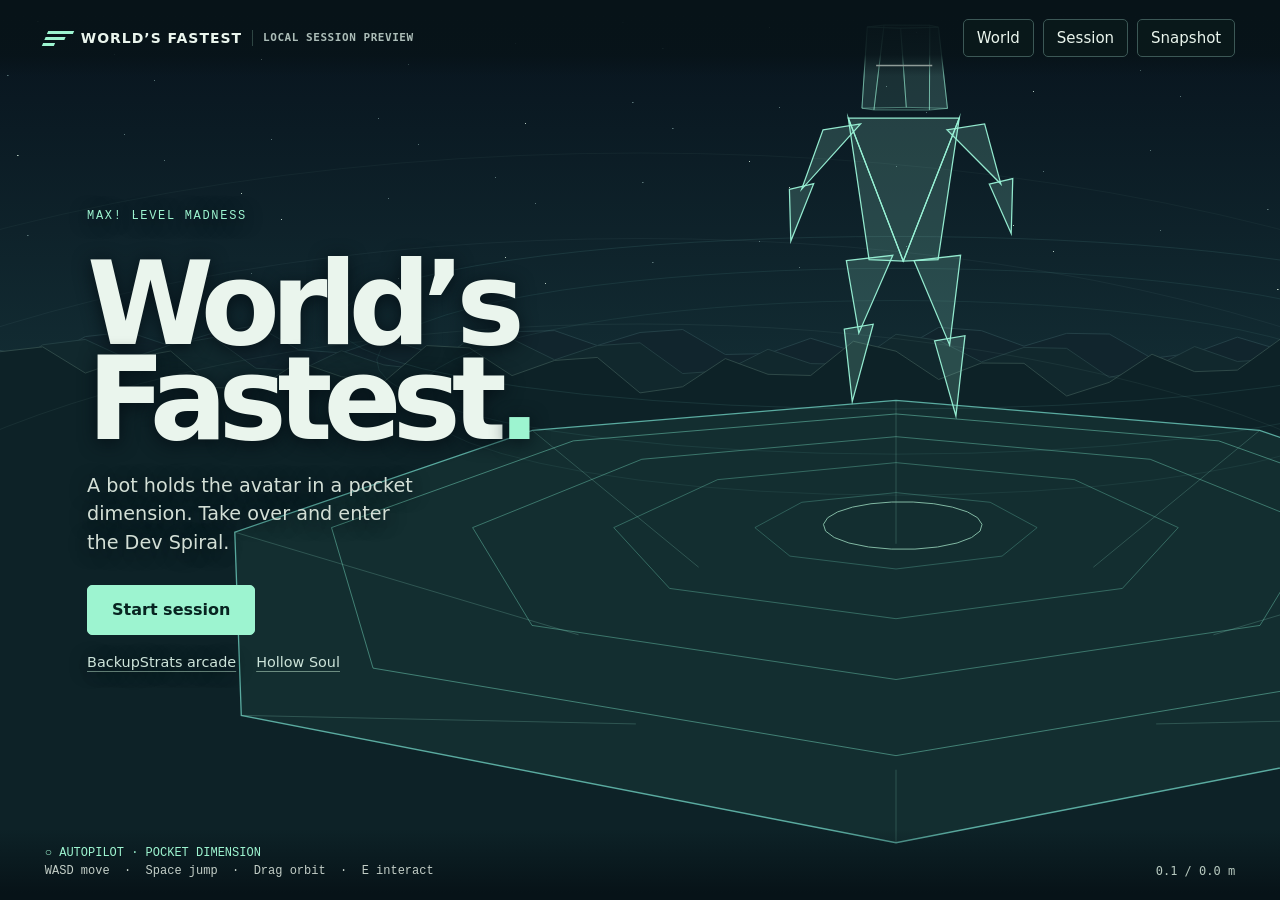
<file: index.html>
<!DOCTYPE html>
<html lang="en">
<head>
<meta charset="utf-8"><meta name="viewport" content="width=device-width, initial-scale=1">
<title>World’s Fastest — Dev Spiral</title>
<style>
:root{color-scheme:dark;--ink:#eaf5ed;--quiet:#acbdb8;--line:#2e4543;--teal:#9df4d0;--black:#061216;--gold:#f7c977}
*{box-sizing:border-box}body{margin:0;background:#071318;color:var(--ink);font:15px/1.5 system-ui,Arial,sans-serif}button,select,input{font:inherit}button,select,.file{border:1px solid #3c5856;background:#132727;color:var(--ink);border-radius:5px;padding:8px 12px;cursor:pointer}button:hover,.file:hover{border-color:var(--teal);background:#233c38}button:focus-visible,select:focus-visible,input:focus-visible,.file:focus-within{outline:2px solid var(--teal);outline-offset:2px}button.primary{background:var(--teal);color:#082421;border-color:var(--teal);font-weight:750}.primary:hover{background:#c9ffea}button:disabled{opacity:.45;cursor:default}.quiet{color:var(--quiet)}#shell{position:relative;min-height:630px;height:100vh;height:100dvh;overflow:hidden;isolation:isolate}canvas{display:block;position:absolute;inset:0;width:100%;height:100%;touch-action:none;outline:none;background:#071318}.top,.bottom{display:flex;align-items:center;justify-content:space-between;position:absolute;left:0;right:0;z-index:2;padding:15px 3.5vw;gap:10px}.top{top:0;background:linear-gradient(#071318 12%,#071318d9 72%,transparent);min-height:76px}.brand{display:flex;align-items:center;gap:10px;font-weight:800;letter-spacing:.07em;font-size:14px}.mark{display:inline-grid;gap:3px;transform:skewX(-23deg);width:26px}.mark i{height:3px;background:var(--teal)}.mark i:nth-child(2){width:75%}.mark i:nth-child(3){width:48%}.nav{display:flex;gap:6px}.nav button+button{margin-left:3px}.nav button{background:#0a191bcf;padding:7px 13px}.top .build{font-size:11px;font-family:monospace;color:var(--quiet);letter-spacing:.05em;border-left:1px solid var(--line);padding-left:10px}.bottom{align-items:flex-end;bottom:0;pointer-events:none;padding-bottom:20px;background:linear-gradient(transparent,#071318 90%)}.bottom button{pointer-events:auto}.status,.kbdline,.chip,.overline{font:12px/1.5 ui-monospace,'Courier New',monospace}.status{color:var(--teal)}.kbdline{color:#c3cec7}.hero{position:absolute;z-index:2;top:23%;left:6.8%;max-width:48%;pointer-events:none;text-shadow:0 3px 18px #051016}.hero h1{font:800 clamp(64px,9vw,144px)/.82 system-ui,sans-serif;letter-spacing:-.08em;margin:.28em 0 .22em}.hero .overline,.heading .overline{color:var(--teal);letter-spacing:.14em;text-transform:uppercase}.hero p{font-size:clamp(15px,1.5vw,21px);color:#d3dfd6;max-width:335px}.hero button{pointer-events:auto;margin-top:8px;padding:12px 24px;font-size:16px}.heading{position:absolute;top:95px;left:3.5vw;pointer-events:none;text-shadow:0 2px 5px #021012}.heading h1{font-size:clamp(28px,4vw,53px);letter-spacing:-.06em;line-height:1.05;margin:6px 0}.heading p{font-size:14px;max-width:360px;margin:4px 0;color:#c1d2c9}.chip{margin-top:10px;color:#b6c8bd}.actions{position:absolute;right:3.5vw;bottom:85px;display:flex;gap:6px;flex-wrap:wrap;justify-content:flex-end;max-width:60%}.actions button{background:#112823ed}.toast{position:absolute;bottom:122px;left:3.5vw;padding:6px 12px;border-left:2px solid var(--teal);background:#081a1de8;max-width:min(520px,87vw);color:#edf6ee;font-size:14px;pointer-events:none}.drawer{position:absolute;z-index:5;right:2.6vw;top:76px;bottom:75px;width:min(405px,94vw);overflow:auto;background:#0a1a1ef7;border:1px solid #40615c;border-radius:9px;box-shadow:0 15px 70px #0008;padding:17px 20px}.drawer-head{display:flex;align-items:center;justify-content:space-between;gap:10px}.drawer h2{margin:0;letter-spacing:-.045em;font-size:25px}.drawer h3{font-size:15px;letter-spacing:.01em;margin:0 0 6px;color:#b2edd7}.drawer section{border-top:1px solid var(--line);margin-top:14px;padding-top:13px}.drawer p{margin:3px 0 8px;font-size:13px;color:#bfcec5}.row{display:flex;gap:6px;flex-wrap:wrap;align-items:center;margin:7px 0}.row select{min-width:0;max-width:100%}.file{position:relative;display:inline-flex;align-items:center;font-size:13px}.file input{position:absolute;inset:0;opacity:0;cursor:pointer;width:100%}.small{font:12px/1.5 ui-monospace,monospace;color:#b6c8be;overflow-wrap:anywhere}.log{padding:8px 10px;background:#061214;border-radius:4px;white-space:pre-wrap}.drawer label:not(.file){display:block;color:#d3e1d9;font-size:12px}.drawer select,.drawer button{font-size:13px}.drawer input[type=text],.drawer input[type=url]{font:inherit;color:var(--ink);padding:7px 9px;width:100%;margin:3px 0;background:#081619;border:1px solid #3c5856;border-radius:4px}.touch{display:none}.touch button{padding:10px 13px}.drawer [hidden],[hidden]{display:none!important}
@media(max-width:760px){#shell{min-height:510px}.top{padding:10px 13px;min-height:62px}.brand{font-size:11px;gap:6px}.top .build{display:none}.nav button{padding:5px 8px;font-size:12px}.hero{top:19%;left:5%;max-width:72%}.hero h1{font-size:clamp(57px,12vw,87px)}.hero p{font-size:14px;max-width:230px}.heading{top:72px}.heading p{max-width:85vw}.bottom{padding:12px}.kbdline{display:none}.actions{bottom:66px;right:12px}.drawer{right:3vw;top:66px;bottom:53px}.toast{bottom:112px}.touch{display:flex;gap:3px;position:absolute;left:3vw;bottom:57px;z-index:2}.touch button{background:#15332dbb;font-weight:700}.touch .jump{margin-left:3px}.actions button{padding:6px;font-size:12px}}
.title-links{display:flex;gap:1.25rem;flex-wrap:wrap;align-items:baseline;margin-top:.8rem;pointer-events:auto}
.title-links a,.title-links button{display:inline-block;margin:0;padding:.25rem 0;background:transparent;border:0;color:#cce3d9;font:inherit;font-size:.9rem;line-height:1.5;text-decoration:underline;text-decoration-color:#6c8c81;text-underline-offset:.25em;cursor:pointer}
.title-links a:hover,.title-links button:hover{color:var(--teal);text-decoration-color:currentColor}
.title-links :focus-visible{outline:2px solid var(--teal);outline-offset:4px}
.hero .entry-status{max-width:25rem;margin:.45rem 0 0;color:var(--quiet);font-size:.875rem}
</style>
</head>
<body><main id="shell"><canvas id="view" tabindex="0" aria-label="World’s Fastest playable 3D scene"></canvas>
<header class="top"><div class="brand"><span class="mark" aria-hidden="true"><i></i><i></i><i></i></span>WORLD’S FASTEST <span class="build">LOCAL SESSION PREVIEW</span></div><nav class="nav" aria-label="Game panels"><button data-panel="world">World</button><button data-panel="session">Session</button><button data-panel="snapshot">Snapshot</button></nav></header>
<div class="hero" id="hero">
  <div class="overline">MAX! Level Madness</div>
  <h1>World’s<br>Fastest<span style="color:#9df4d0">.</span></h1>
  <p>A bot holds the avatar in a pocket dimension. Take over and enter the Dev Spiral.</p>
  <button class="primary" id="start">Start session</button>
  <nav class="title-links" aria-label="Other games">
    <a href="/arcade.html">BackupStrats arcade</a>
    <button type="button" id="guestEntrance">Hollow Soul</button>
  </nav>
  <p class="entry-status" id="entryStatus" role="status"></p>
</div>
<div class="heading" id="heading" hidden><div class="overline" id="realm"></div><h1 id="place"></h1><p id="objective"></p><div class="chip" id="meter"></div></div>
<div class="actions" id="actions" hidden><button id="houseUse" hidden>Use house display</button><button id="houseActivity" hidden>View guest register</button><button id="interact">Enter nearby</button><select id="moveChoice" aria-label="Cloud action" hidden><option>Step</option><option>Grab</option><option>Punch</option></select><button id="witness" hidden>Watch outside</button><button id="cloudAction" hidden>Take turn</button><button id="burst" hidden>Limit Break</button><button id="leave" hidden>Return to body</button></div>
<div class="touch" id="touch" hidden><button data-key="KeyA">◀</button><button data-key="KeyW">▲</button><button data-key="KeyS">▼</button><button data-key="KeyD">▶</button><button class="jump" data-key="Space">Jump</button></div>
<div id="toast" class="toast" role="status" hidden></div><footer class="bottom"><div><div class="status" id="readout">○ AUTOPILOT · POCKET DIMENSION</div><div class="kbdline">WASD move &nbsp;·&nbsp; Space jump &nbsp;·&nbsp; Drag orbit &nbsp;·&nbsp; E interact</div></div><span class="small" id="coord"></span></footer>
<aside class="drawer" id="drawer" hidden aria-label="Game settings"><div class="drawer-head"><h2 id="panelTitle"></h2><button id="close">Close</button></div>
<div id="worldPanel"><section><h3>Destinations</h3><p>Teleport the outer avatar to a plate, or enter Rat Race from its menu and leave the body here.</p><div class="row"><select id="destination" aria-label="Plate destination"></select><button id="teleport">Teleport</button></div><div class="row"><button id="ratMenu">Open Rat Race</button><button id="enterHouse">Visit race house</button></div></section>
<section><h3>Distance fields</h3><div class="row"><button id="scope">Scope the far orb</button></div><div id="fieldInfo" class="small"></div></section>
<section><h3>Plate support</h3><p>The Dev Spiral has a contracted position. Supporting a community moves its plate toward the center and shifts its neighbor outward.</p><div class="row"><select id="community" aria-label="Community plate"></select><button id="support">Add local support</button></div><div class="small" id="plateInfo"></div></section><section><h3>Add a link plate</h3><p>Register a game or web page as a place in this world. The URL is a reference; the local preview does not copy the linked software.</p><label>Place name<input type="text" id="plateName" maxlength="54"></label><label>Web address<input type="url" id="plateUrl" maxlength="2048" placeholder="https://"></label><button id="addPlate">Create plate</button><div class="small" id="plateRef"></div></section>
<section><h3>Reputation & housing</h3><pre class="small log" id="profileInfo"></pre><div class="row"><button id="mission">Send steward on a secret mission</button><button id="startDefense">Challenge the titleholder</button><button id="tradeHouse">Request a voluntary title trade</button></div><p id="housingOffer"></p><p>Training title only. The first seat is reserved for the titleholder unless the holder is already in another match. A return challenge or defense runs against a local 14-second pace target.</p><h3>Recent conduct</h3><div class="small log" id="conduct"></div></section></div>
<div id="sessionPanel"><section><h3>Connection & crowd</h3><p>Local transport model. Approaching the nearby peer can change the connection. Load changes the shared update rate independently of the display.</p><div class="row"><select id="link" aria-label="Connection policy"><option value="auto">Automatic handoff</option><option value="internet">Internet</option><option value="wifi-peer">Wi-Fi peer</option><option value="local">Local authority</option></select><select id="load" aria-label="Destination load"><option value="open">Open area</option><option value="crowded">Crowded · 5 Hz</option><option value="turn">Turn cloud · 0.5 Hz</option><option value="closed">At capacity</option></select></div><label>Requested shared rate <select id="rate"><option value="auto">Automatic</option><option>120</option><option>60</option><option>30</option><option>20</option><option>10</option><option>5</option><option>1</option><option>0.5</option></select></label><div class="small log" id="receipts"></div></section>
<section><h3>Character component</h3><p>Load a movement profile with integer speed, jump and gravity. Export the current component as a starting file.</p><div class="row"><label class="file">Load JSON<input id="loadProfile" type="file" accept=".json,application/json"></label><button id="exportProfile">Export component</button></div><div class="small" id="componentInfo"></div></section>
<section><h3>Private recorder & Rationalizer</h3><label>Detailed input retention <select id="retention"><option value="30">30 seconds</option><option value="5">5 seconds</option><option value="0">Checkpoints only</option></select></label><div class="row"><button id="audit">Audit session</button><button id="claims">Compare claims</button></div><div id="claimPanel" hidden><p>File claims for one recorded interval, then resolve accepted checkpoints and priority.</p><div class="row"><button id="beginClaim">Choose interval</button><select id="author" aria-label="Claimant"><option value="proxy-a">Proxy A</option><option value="proxy-b">Proxy B</option><option value="self">Owner</option></select><select id="proposal" aria-label="Proposed account"><option value="witness">Compatible path</option><option value="contradiction">Conflicting path</option></select><button id="submitClaim">Submit</button><button id="deadline">Close owner window</button><button id="resolve">Resolve</button></div><div class="small log" id="claimInfo">Choose an interval to begin.</div></div><div class="small log" id="auditInfo">No audit requested.</div></section></div>
<div id="snapshotPanel"><section><h3>Disconnect this view</h3><p>Freeze the scene, inspect the retained session, and export a local copy. A saved snapshot opens as an independent offline branch.</p><div class="row"><button class="primary" id="freeze">Freeze & inspect</button><button id="saveDevice">Save on this device</button><button id="loadDevice">Resume device save</button><button id="returnLive">Return to live session</button><button id="exportSave">Save snapshot</button><label class="file">Open snapshot<input id="loadSave" type="file" accept=".json,application/json"></label></div><pre class="small log" id="debug"></pre><label>Inspect a past avatar tick <input id="pastTick" type="number" min="0" step="1" value="0"></label><button id="inspectTick">Inspect pose</button><div id="pastPose" class="small log">Select a tick from this session.</div></section></div></aside></main>
<script>
// The guest runtime publishes this header when its public game is ready.
document.getElementById('guestEntrance').addEventListener('click', async function () {
  const status = document.getElementById('entryStatus');
  const pending = new AbortController();
  const timeout = setTimeout(() => pending.abort(), 2500);
  const title = document.getElementById('hero');
  const start = document.getElementById('start');
  const cancel = () => pending.abort();
  start.addEventListener('click', cancel, {once: true});
  this.disabled = true;
  status.textContent = 'Checking the guest entrance…';
  try {
    const result = await fetch('/guest/', {
      method: 'HEAD', mode: 'same-origin', credentials: 'omit',
      redirect: 'error', cache: 'no-store', signal: pending.signal
    });
    if (!pending.signal.aborted && !title.hidden && result.status === 200 &&
        result.headers.get('X-Hollow-Soul-Entry') === 'isolated-guest-v1') {
      location.assign('/guest/');
      return;
    }
  } catch {
    // A missing or gated guest origin leaves the other games available.
  } finally {
    clearTimeout(timeout);
    start.removeEventListener('click', cancel);
    this.disabled = false;
  }
  if (!title.hidden) status.textContent = 'The Hollow Soul guest entrance is currently unavailable.';
});
/* World’s Fastest local protocol preview. Game positions are signed integer millimetres.
 * The 120 Hz observation clock, shared update cadence, actor admission and display are separate.
 * This profile uses a flat floor, eight horizontal directions and an integer ballistic jump.
 * World content, gates and camera are owned by the host. No network request is made here.
 */
(function (global) {
  'use strict';

  const HZ = 120;
  const PHASE = 240;
  const RATES = [0.5, 1, 5, 10, 20, 30, 60, 120];
  const TRANSPORTS = {internet: 30, 'wifi-peer': 120, local: 120};
  const DEFAULT_COMPONENT = {name: 'Runner', speed: 30, jump: 78, gravity: 3, color: '#73ecdb'};
  const clone = value => JSON.parse(JSON.stringify(value));
  function integer(value, min, max, label) {
    if (!Number.isSafeInteger(value) || value < min || value > max) throw new RangeError(label);
    return value;
  }

  function component(source) {
    if (!source || typeof source !== 'object' || Array.isArray(source)) throw new TypeError('Expected a character component object.');
    const name = String(source.name || '').trim().slice(0, 64);
    if (!name) throw new TypeError('Character component needs a name.');
    const result = {name};
    for (const [key, max] of [['speed', 300], ['jump', 450], ['gravity', 100]]) {
      result[key] = integer(source[key] === undefined ? DEFAULT_COMPONENT[key] : source[key], 1, max, key);
    }
    result.color = /^#[a-fA-F0-9]{6}$/.test(source.color || '') ? source.color : DEFAULT_COMPONENT.color;
    return result;
  }

  function input(raw) {
    return {x: Math.sign(Number(raw && raw.x) || 0), z: Math.sign(Number(raw && raw.z) || 0), jump: Boolean(raw && raw.jump)};
  }

  function vertical(y, vy, jump, model) {
    if (y === 0 && vy === 0 && jump) vy = model.jump;
    vy -= model.gravity;
    y += vy;
    return y <= 0 ? [0, 0] : [y, vy];
  }

  function move(actor, cmd, model) {
    actor.x += cmd.x * model.speed;
    actor.z += cmd.z * model.speed;
    [actor.y, actor.vy] = vertical(actor.y, actor.vy, cmd.jump, model);
    actor.steps++;
  }

  function equalPose(a, b) {
    return ['x', 'y', 'z', 'vy', 'steps'].every(k => a[k] === b[k]);
  }

  class ClaimLedger {
    constructor() { this.entries = []; }
    submit(entity, windowId, author, value, confirmedTick) {
      integer(confirmedTick, 0, Number.MAX_SAFE_INTEGER, 'Confirmation tick');
      const last = this.entries[this.entries.length - 1];
      if (last && confirmedTick < last.confirmedTick) throw new Error('Network confirmation time must advance monotonically.');
      const entry = {order: this.entries.length + 1, confirmedTick, entity, windowId, author, value: clone(value)};
      this.entries.push(entry);
      return clone(entry);
    }
    resolve(entity, windowId, deadline, compatible = () => true) {
      const eligible = this.entries.filter(e => e.entity === entity && e.windowId === windowId && compatible(e));
      const self = eligible.find(e => e.author === entity && e.confirmedTick <= deadline);
      const winner = self || eligible[0];
      if (!winner) return null;
      return {winner: clone(winner), basis: self ? 'timely self-report' : 'earliest network confirmation'};
    }
  }

  // A coarse checkpoint is evidence about state. Conditions are explicitly part of the
  // local preview profile so an auditor can reconstruct the admissible action slots.
  function slots(a, b) {
    const active = [];
    let phase = a.phase;
    for (let tick = a.tick + 1; tick <= b.tick; tick++) {
      phase += a.hz * 2;
      const shared = phase >= PHASE;
      if (shared) phase -= PHASE;
      if (shared || tick <= a.boostUntil) active.push(tick);
    }
    return {active, phase};
  }

  function inspectSpan(a, b, known, reverse = false) {
    // Every ordinary interval ends within two seconds even at this profile’s lowest cadence.
    if (b.tick - a.tick > 2 * HZ + 1) return {from:a.tick, to:b.tick, ok:false, mode:'unsupported', reason:'Checkpoint interval exceeds this profile.'};
    const {active, phase} = slots(a, b);
    const report = {from: a.tick, to: b.tick, steps: active.length};
    function fail(reason) { return Object.assign(report, {ok: false, mode: 'unsupported', reason}); }
    if (b.phase !== phase || b.actor.steps - a.actor.steps !== active.length) return fail('Update schedule contradicts the checkpoint.');
    const missing = active.filter(t => !known.has(t));
    const model = a.component;
    const witness = active.map(t => known.has(t) ? Object.assign({}, known.get(t)) : {x: 0, z: 0, jump: false});
    if (missing.length) {
      // Horizontal actions are independent per axis in this particular movement profile.
      for (const axis of ['x', 'z']) {
        let remainder = (b.actor[axis] - a.actor[axis]) / model.speed;
        for (const tick of active) if (known.has(tick)) remainder -= known.get(tick)[axis];
        if (!Number.isInteger(remainder) || Math.abs(remainder) > missing.length)
          return fail('Horizontal displacement is unreachable with the retained inputs.');
        for (let offset = 0; remainder && offset < active.length; offset++) {
          const i = reverse ? active.length - 1 - offset : offset;
          if (known.has(active[i])) continue;
          witness[i][axis] = Math.sign(remainder);
          remainder -= witness[i][axis];
        }
      }
      // Keep one witness per vertical state. Known input edges remain constraints even
      // when another part of the same checkpoint interval has already rolled out.
      let frontier = new Map([[a.actor.y + ',' + a.actor.vy, {y: a.actor.y, vy: a.actor.vy, back: null}]]);
      for (const tick of active) {
        const next = new Map();
        const retained = known.get(tick);
        for (const prev of frontier.values()) {
          const options = retained ? [retained.jump] : (prev.y === 0 && prev.vy === 0 ? [false, true] : [false]);
          for (const jump of options) {
            const [y, vy] = vertical(prev.y, prev.vy, jump, model);
            const key = y + ',' + vy;
            if (!next.has(key)) next.set(key, {y, vy, jump, back: prev});
          }
        }
        frontier = next;
      }
      let node = frontier.get(b.actor.y + ',' + b.actor.vy);
      if (!node) return fail('Vertical state cannot be reached under the recorded component.');
      for (let i = active.length - 1; i >= 0; i--) {
        witness[i].jump = node.jump;
        node = node.back;
      }
    }
    const replay = Object.assign({}, a.actor);
    for (const cmd of witness) move(replay, cmd, model);
    if (!equalPose(replay, b.actor)) return fail('Replay disagrees with a reported state.');
    return Object.assign(report, {ok: true, mode: missing.length ? 'rationalized' : 'exact', retained: active.length - missing.length,
      witness: active.map((tick, i) => Object.assign({tick}, witness[i]))});
  }

  class Session {
    constructor() {
      this.claimRound = null;
      this.claimClock = 0;
      this.claimCounter = 0;
      this.tick = 0;
      this.carry = 0;
      this.phase = 0;
      this.started = false;
      this.rate = TRANSPORTS.internet;
      this.transport = 'internet';
      this.component = Object.assign({}, DEFAULT_COMPONENT);
      this.actor = {x: 0, z: 0, y: 0, vy: 0, steps: 0, tick: 0};
      this.bot = {x: 2300, z: 800, y: 0, vy: 0, steps: 0, tick: 0};
      this.boostUntil = 0;
      this.pendingJump = false;
      this.retention = 8;
      this.raw = new Map();
      this.events = [];
      this.checkpoints = [];
      this.receipts = [];
      this.claims = new ClaimLedger();
      this._mark('origin');
      this._receipt('Pocket dimension opened');
    }

    get band() { return this.rate; }
    get league() { return this.transport + ' · ' + this.rate + ' Hz'; }
    get remainingBreak() { return Math.max(0, this.boostUntil - this.tick) / HZ; }
    get rawInputCount() { return this.raw.size; }

    _event(type, detail) {
      this.events.push({tick: this.tick, type, detail: clone(detail)});
    }
    _receipt(reason) {
      this.receipts.push({tick: this.tick, hz: this.rate, transport: this.transport, league: this.league,
        source: 'local link model', reason});
    }
    _point(kind) {
      return {kind, tick: this.tick, actor: Object.assign({}, this.actor), phase: this.phase,
        component: Object.assign({}, this.component), hz: this.rate, boostUntil: this.boostUntil, source: this.started ? 'player' : 'title bot'};
    }
    _mark(kind) {
      this.checkpoints.push(this._point(kind));
    }
    _beforeChange() {
      const last = this.checkpoints[this.checkpoints.length - 1];
      if (last.tick !== this.tick) this._mark('checkpoint');
    }

    start() {
      if (!this.started) {
        this._beforeChange();
        this.started = true;
        this.pendingJump = false;
        this._mark('takeover');
        this._event('control', 'Player assumed control of the title avatar');
      }
      return this.actor;
    }
    setRate(hz) {
      hz = Number(hz);
      if (!RATES.includes(hz)) throw new RangeError('Unsupported preview rate.');
      if (hz === this.rate) return;
      this._beforeChange();
      this.rate = hz;
      this._mark('cadence');
      this._receipt('Shared cadence changed');
    }
    setTransport(name) {
      if (!Object.prototype.hasOwnProperty.call(TRANSPORTS, name)) throw new RangeError('Unknown local transport profile.');
      if (this.transport === name) return;
      this._beforeChange();
      this.transport = name;
      this.rate = TRANSPORTS[name];
      this._mark('handoff');
      this._receipt('Modeled handoff; avatar and session continue');
    }
    setRetention(seconds) {
      if (!Number.isFinite(seconds) || seconds < 0 || seconds > 600) throw new RangeError('Retention must be 0–600 seconds.');
      this.retention = seconds;
      this._trim();
    }
    _trim() {
      const oldest = this.tick - Math.floor(this.retention * HZ);
      for (const key of this.raw.keys()) {
        if (key > oldest) break;
        this.raw.delete(key);
      }
    }
    setComponent(value) {
      const next = component(value);
      this._beforeChange();
      this.component = next;
      this._mark('component');
      this._event('component', next);
      return this.component;
    }
    limitBreak(seconds = 4) {
      if (!Number.isFinite(seconds) || seconds <= 0 || seconds > 30) throw new RangeError('Break duration');
      this._beforeChange();
      this.boostUntil = this.tick + Math.ceil(seconds * HZ);
      this._mark('limit-break');
      this._event('limit-break', {ends: this.boostUntil, appliesTo: 'player'});
    }
    teleport(x, z, pose = {}) {
      const y = integer(pose.y === undefined ? 0 : pose.y, 0, 1000000000, 'Teleport y');
      const vy = integer(pose.vy === undefined ? 0 : pose.vy, -1000000000, 1000000000, 'Teleport vertical velocity');
      integer(x, -1000000000, 1000000000, 'Teleport x');
      integer(z, -1000000000, 1000000000, 'Teleport z');
      this._beforeChange();
      const from = Object.assign({}, this.actor);
      Object.assign(this.actor, {x, z, y, vy});
      this.pendingJump = false;
      this._event('teleport', {from, to: Object.assign({}, this.actor)});
      this._mark('teleport');
    }
    frame(ms, raw = {}) {
      if (!Number.isFinite(ms) || ms < 0) throw new RangeError('Frame duration');
      const cmd = input(raw);
      // A press that falls between admitted actions survives until the next action slot.
      if (this.started && cmd.jump) this.pendingJump = true;
      this.carry += ms * HZ;
      const n = Math.floor((this.carry + 1e-7) / 1000);
      this.carry -= n * 1000;
      for (let i = 0; i < n; i++) this._tick(cmd);
      return this.actor;
    }
    _tick(raw) {
      this.tick++;
      this.phase += this.rate * 2;
      const shared = this.phase >= PHASE;
      if (shared) this.phase -= PHASE;
      const admitted = shared || this.tick <= this.boostUntil;
      const steps = this.actor.steps;
      const cmd = this.started ? {x: raw.x, z: raw.z, jump: this.pendingJump}
        : {x: Math.floor(steps / 16) % 2 ? -1 : 1, z: 0, jump: steps % 80 === 0};
      if (this.retention > 0) this.raw.set(this.tick, {x: cmd.x, z: cmd.z, jump: cmd.jump});
      if (admitted) {
        move(this.actor, cmd, this.component);
        this.pendingJump = false;
      }
      this.actor.tick = this.tick;
      if (shared) {
        const p = this.bot.steps;
        // A sparse scripted Strawman producer has no render loop or private physics step between its updates.
        this.bot.x = 2300 + (p % 80 < 40 ? p % 40 : 40 - p % 40) * 20;
        this.bot.z = 800;
        this.bot.y = 0;
        this.bot.steps++;
        this.bot.tick = this.tick;
      }
      this._trim();
      const last = this.checkpoints[this.checkpoints.length - 1];
      if (admitted && this.tick - last.tick >= HZ) this._mark('checkpoint');
    }
    audit(checkpoints) {
      const current = this._point('current');
      const points = checkpoints || this.checkpoints.concat([current]);
      const segments = [];
      let exactSegments = 0, rationalizedSegments = 0, steps = 0;
      let failure = '';
      for (let i = 1; i < points.length; i++) {
        const [a, b] = [points[i - 1], points[i]];
        if (b.tick === a.tick) {
          if (equalPose(a.actor, b.actor)) continue;
          const supported = b.kind === 'teleport' && this.events.some(e => e.type === 'teleport' && e.tick === b.tick
            && equalPose(e.detail.from, a.actor) && equalPose(e.detail.to, b.actor));
          if (!supported) { failure = 'A same-tick state change has no matching teleport receipt.'; break; }
          continue;
        }
        if (b.tick < a.tick) { failure = 'Checkpoint time moved backward.'; break; }
        const result = inspectSpan(a, b, this.raw);
        segments.push(result);
        if (!result.ok) { failure = result.reason; break; }
        steps += result.steps;
        if (result.mode === 'rationalized') rationalizedSegments++; else exactSegments++;
      }
      const mode = failure ? 'unsupported' : rationalizedSegments ? (exactSegments ? 'mixed' : 'rationalized') : 'exact';
      const summary = failure || (rationalizedSegments
        ? rationalizedSegments + ' interval(s) have a legal reconstructed path. All checked endpoints agree. Original keys remain unknown there.'
        : 'Retained controls replayed through every admitted step. All checked endpoints agree.');
      return {ok: !failure, mode, summary, exactSegments, rationalizedSegments, steps, segments};
    }
    inspectTick(tick) {
      if (!Number.isSafeInteger(tick) || tick < 0 || tick > this.tick)
        return {ok:false,summary:'Choose a whole session tick between 0 and ' + this.tick + '.'};
      const points = this.checkpoints.concat([this._point('current')]);
      let anchor = null, next = null;
      for (const p of points) {
        if (p.tick > tick) { next = p; break; }
        anchor = p;
      }
      if (!anchor) return {ok:false,summary:'No earlier checkpoint is available.'};
      let mode = 'checkpoint';
      const actor = Object.assign({},anchor.actor);
      if (anchor.tick < tick) {
        if (!next) return {ok:false,summary:'No later checkpoint is available.'};
        const span = inspectSpan(anchor,next,this.raw);
        if (!span.ok) return {ok:false,summary:span.reason};
        mode = 'exact';
        for (const cmd of span.witness) {
          if (cmd.tick > tick) break;
          move(actor,cmd,anchor.component);
          if (!this.raw.has(cmd.tick)) mode = 'rationalized';
        }
      }
      actor.tick = tick;
      const basis = mode === 'checkpoint' ? 'stored pose'
        : mode === 'exact' ? 'exact from known state and admitted steps'
        : 'one checkpoint-compatible path; original intermediate pose unknown';
      return {ok:true,tick,actor,mode,source:anchor.source,summary:'Tick ' + tick + ' · ' + basis +
        ' · ' + anchor.source + ' · x ' + actor.x + ', y ' + actor.y + ', z ' + actor.z + ' mm'};
    }
    beginClaims() {
      const points = this.checkpoints.concat([this._point('current')]);
      for (let i = points.length - 1; i > 0; i--) {
        const a = points[i - 1], b = points[i];
        if (b.tick <= a.tick || b.actor.steps <= a.actor.steps) continue;
        const opened = Math.max(this.tick, this.claimClock);
        this.claimRound = {id: 'window-' + (++this.claimCounter), entity: 'self', a: clone(a), b: clone(b),
          opened, deadline: opened + 5 * HZ};
        return {ok:true, summary:'Selected session ticks ' + a.tick + '–' + b.tick + '. Owner window: five seconds on this local confirmation clock.'};
      }
      return {ok:false, summary:'Move the avatar for an admitted step before opening an interval.'};
    }
    proposeClaim(author, variant = 'witness') {
      if (!['self','proxy-a','proxy-b'].includes(author) || !['witness','contradiction'].includes(variant))
        return {ok:false, summary:'Unknown claimant or path type.'};
      if (!this.claimRound) { const begun = this.beginClaims(); if (!begun.ok) return begun; }
      const r = this.claimRound;
      // Proposed paths are derived solely from the selected public checkpoints. A self
      // claimant also uses this estimator; authentic private controls are never attached.
      const proposed = inspectSpan(r.a, r.b, new Map(), author !== 'self');
      if (!proposed.ok) return {ok:false, summary:proposed.reason};
      const candidate = proposed.witness;
      if (variant === 'contradiction' && candidate.length) {
        const first = candidate[0];
        first.x = first.x === 0 ? 1 : -first.x;
      }
      const when = Math.max(this.tick, this.claimClock + 1);
      this.claimClock = when;
      const entry = this.claims.submit(r.entity, r.id, author, {candidate}, when);
      return {ok:true, order:entry.order, summary:'#' + entry.order + ' ' + author + ' confirmed at ' + when +
        ' (' + (when <= r.deadline ? 'inside' : 'after') + ' owner window). Accepted pending audit.'};
    }
    closeClaims() {
      if (!this.claimRound) return {ok:false, summary:'Choose an interval first.'};
      this.claimClock = Math.max(this.tick, this.claimClock, this.claimRound.deadline) + 1;
      return {ok:true, summary:'Owner window closed on the local confirmation clock. New self-reports now use ordinary confirmation order.'};
    }
    resolveClaims() {
      const r = this.claimRound;
      if (!r) return {ok:false, results:[], summary:'Choose an interval and submit a path.'};
      const claims = this.claims.entries.filter(e => e.entity === r.entity && e.windowId === r.id);
      if (!claims.length) return {ok:false, results:[], summary:'No claims received for ticks ' + r.a.tick + '–' + r.b.tick + '.'};
      const {active} = slots(r.a,r.b);
      const accepted = new Set();
      const results = claims.map(e => {
        const witness = e.value.candidate;
        const pose = Object.assign({},r.a.actor);
        const legal = Array.isArray(witness) && witness.length === active.length && witness.every((cmd,i) => {
          if (!cmd || cmd.tick !== active[i] || ![-1,0,1].includes(cmd.x) || ![-1,0,1].includes(cmd.z)
              || typeof cmd.jump !== 'boolean') return false;
          move(pose,cmd,r.a.component);
          return true;
        });
        const compatible = legal && equalPose(pose,r.b.actor);
        if (compatible) accepted.add(e.order);
        return {order:e.order, author:e.author, confirmedTick:e.confirmedTick, compatible};
      });
      const selected = this.claims.resolve(r.entity,r.id,r.deadline,e=>accepted.has(e.order));
      const statuses = results.map(e=>'#'+e.order+' '+e.author+' '+(e.compatible?'fits':'contradicts')).join(' · ');
      const summary = 'Ticks '+r.a.tick+'–'+r.b.tick+': '+statuses+'. '+(selected
        ? 'Winner: '+selected.winner.author+' ('+selected.basis+').' : 'No checkpoint-compatible claimant.');
      return {ok:Boolean(selected),winner:selected ? selected.winner.author : null,basis:selected ? selected.basis : null,results,summary};
    }
    claimDemo() {
      const l = new ClaimLedger();
      const resolve = (id, cutoff) => {
        const result = l.resolve('Runner', id, cutoff);
        return result.winner.author + ' · ' + result.basis;
      };
      l.submit('Runner', 'A', 'Observer A', 'left', 1);
      l.submit('Runner', 'A', 'Runner', 'right', 2);
      l.submit('Runner', 'B', 'Observer B', 'left', 3);
      l.submit('Runner', 'B', 'Observer A', 'right', 4);
      l.submit('Runner', 'C', 'Observer A', 'left', 5);
      l.submit('Runner', 'C', 'Runner', 'right', 8);
      return ['Proxy first, timely self → ' + resolve('A', 3),
        'Two proxies, owner silent → ' + resolve('B', 6),
        'Self arrives after deadline → ' + resolve('C', 7)];
    }
    snapshot() {
      return clone({format: 'worlds-fastest-session-v1', tick: this.tick, carry: this.carry, phase: this.phase,
        started: this.started, rate: this.rate, transport: this.transport, component: this.component, actor: this.actor,
        bot: this.bot, boostUntil: this.boostUntil, pendingJump: this.pendingJump, retention: this.retention,
        claimRound:this.claimRound, claimClock:this.claimClock, claimCounter:this.claimCounter,
        rawInputs: Array.from(this.raw.entries()), events: this.events, checkpoints: this.checkpoints, receipts: this.receipts, claims: this.claims.entries});
    }
    static restore(data) {
      if (!data || data.format !== 'worlds-fastest-session-v1') throw new Error('Unknown session format.');
      const copy = clone(data);
      const s = new Session();
      for (const key of ['tick', 'carry', 'phase', 'started', 'rate', 'transport', 'actor', 'bot', 'boostUntil',
        'pendingJump', 'retention', 'events', 'checkpoints', 'receipts']) s[key] = copy[key];
      s.claimRound = copy.claimRound || null;
      s.claimClock = copy.claimClock || 0;
      s.claimCounter = copy.claimCounter || 0;
      s.component = component(copy.component);
      s.raw = new Map(copy.rawInputs);
      s.claims.entries = copy.claims;
      return s;
    }
  }

  const api = {Session, ClaimLedger, RATES: RATES.slice(), HZ};
  global.WFCore = api;
  if (typeof module === 'object' && module.exports) module.exports = api;
})(typeof window === 'object' ? window : globalThis);

</script>
<script>
/* Three views of the same public world. Distances and refresh intervals are local demonstration settings. */
(function (root) {
  'use strict';

  const nearRadius = 16, orbRadius = 29, midPeriod = 1 / 8, orbPeriod = 2, scopePeriod = 1 / 4;
  const turn = 2 * Math.PI;
  let mid = new Map(), far = new Map();
  let midTime = -Infinity, farTime = -Infinity, scopeTime = -Infinity;
  let stats = {near: 0, mid: 0, far: 0, midHz: 8, farHz: .5};
  const finite = Number.isFinite;

  function isNear(viewer, x, z) {
    return (x - viewer.x) ** 2 + (z - viewer.z) ** 2 < nearRadius ** 2;
  }

  function bearing(p, viewer, yaw) {
    const angle = Math.atan2(p.x - viewer.x, p.z - viewer.z) - yaw;
    return Math.atan2(Math.sin(angle), Math.cos(angle));
  }

  function observations(o) {
    const result = [];
    const ratTurns = [];
    for (const peer of o.peers || []) {
      const cp = peer.checkpoint, act = peer.action || (cp && cp.action);
      if (cp && peer.visible !== false && cp.visible !== false && act && act.site === 'rat' &&
          finite(cp.tick) && finite(act.tick) && cp.tick >= act.tick && cp.tick - act.tick <= 360)
        ratTurns.push(peer.id + '/' + act.seq + '/' + act.kind);
    }
    for (const p of o.places || []) {
      if (finite(p.x) && finite(p.z)) result.push({id: 'place:' + p.id, name: p.name, type: p.type,
        x: p.x, y: 0, z: p.z, color: p.c, support: o.support && finite(o.support[p.id]) ? o.support[p.id] : p.support || 0,
        activity: p.id === 'rat' ? ratTurns.sort().join('|') : ''});
    }
    function addActor(id, name, pos, color) {
      if (pos && finite(pos.x) && finite(pos.z))
        result.push({id, name, type: 'actor', x: pos.x / 1000, y: (pos.y || 0) / 1000, z: pos.z / 1000, color});
    }
    addActor('bot:strawman', 'Strawman', o.bot, '#b4a4e4');
    for (const p of o.peers || []) {
      const cp = p.checkpoint;
      if (!cp || p.visible === false || cp.visible === false) continue;
      const pos = cp.zone === 'world' ? cp : cp.outer && cp.outer.zone === 'world' ? cp.outer : null;
      addActor('peer:' + p.id, p.name || 'Peer', pos, '#f7bb88');
    }
    return result;
  }

  function observe(cache, p, time) {
    const last = cache.get(p.id);
    const changed = last && (last.x !== p.x || last.y !== p.y || last.z !== p.z || last.support !== p.support ||
      (p.activity && p.activity !== last.activity));
    const stamp = changed ? time : last ? last.changed : null;
    cache.set(p.id, Object.assign({}, p, {
      sampled: time, changed: stamp,
      oldX: changed ? last.x : last ? last.oldX : p.x,
      oldZ: changed ? last.z : last ? last.oldZ : p.z
    }));
  }

  function update(o) {
    const time = o.clock, zoom = !!o.scope;
    if (time < midTime || time < farTime || time < scopeTime) restore();
    const tickMid = time - midTime >= midPeriod, tickFar = time - farTime >= orbPeriod;
    const tickScope = zoom && time - scopeTime >= scopePeriod;
    const seenMid = new Set(), seenFar = new Set();
    let near = 0;
    for (const p of observations(o)) {
      const distance = Math.hypot(p.x - o.viewer.x, p.z - o.viewer.z);
      if (distance < nearRadius) { near++; continue; }
      if (distance < orbRadius) {
        seenMid.add(p.id);
        if (tickMid || !mid.has(p.id)) observe(mid, p, time);
      } else {
        seenFar.add(p.id);
        if (tickFar || !far.has(p.id) || (tickScope && Math.abs(bearing(p, o.viewer, o.yaw)) < .34)) observe(far, p, time);
      }
    }
    for (const key of mid.keys()) if (!seenMid.has(key)) mid.delete(key);
    for (const key of far.keys()) if (!seenFar.has(key)) far.delete(key);
    if (tickMid) midTime = time;
    if (tickFar) farTime = time;
    if (tickScope) scopeTime = time;
    stats = {near, mid: mid.size, far: far.size, midHz: 8, farHz: .5, scopeHz: zoom ? 4 : 0,
      midTime, farTime, scopeTime: finite(scopeTime) ? scopeTime : null};
  }

  function project(p, c) {
    const dx = p.x - c.x, dz = p.z - c.z, dy = p.y - c.y;
    const forward = dx * c.sin + dz * c.cos, depth = forward * c.tiltC - dy * c.tiltS;
    if (depth <= .3) return null;
    return [c.cx + (dx * c.cos - dz * c.sin) * c.f / depth,
      c.cy - (dy * c.tiltC + forward * c.tiltS) * c.f / depth, depth];
  }

  function poly(ctx, points, fill) {
    ctx.beginPath();
    for (let i = 0; i < points.length; i++) {
      if (i === 0) ctx.moveTo(points[i][0], points[i][1]);
      else ctx.lineTo(points[i][0], points[i][1]);
    }
    if (fill) { ctx.closePath(); ctx.fill(); }
    ctx.stroke();
  }

  // In the middle field draw one camera-facing silhouette, keeping its world-space foot and identity.
  const glyph = {
    city: [[-1,0],[-1,-.31],[-.74,-.31],[-.74,-.61],[-.49,-.61],[-.49,-.36],[-.22,-.36],[-.22,-.78],[0,-1.15],[.22,-.78],[.22,-.29],[.42,-.29],[.42,-.73],[.65,-.73],[.65,-.38],[.89,-.38],[.89,0],[-1,0]],
    house: [[-.82,0],[-.82,-.55],[-1,-.55],[0,-1.05],[1,-.55],[.82,-.55],[.82,0],[-.82,0]],
    gate: [[-.75,0],[-.75,-.64],[-.40,-.96],[.40,-.96],[.75,-.64],[.75,0]],
    peer: [[-.45,0],[0,-1],[.45,0],[-.45,0]],
    spiral: [[-1,0],[-.38,-.17],[.75,-.12],[1,0],[.32,.14],[-.68,.10],[-1,0]],
    actor: [[-.36,0],[-.11,-.48],[-.34,-.71],[-.14,-.73],[0,-1],[.14,-.73],[.34,-.71],[.1,-.48],[.36,0]]
  };
  function silhouette(ctx, p, x, y, w, h) {
    const vertices = glyph[p.type] || glyph.peer;
    ctx.strokeStyle = p.color || '#9ccbbd'; ctx.fillStyle = '#172a36';
    poly(ctx, vertices.map(q => [x + q[0] * w, y + q[1] * h]), p.type !== 'gate' && p.type !== 'actor');
  }

  function name(ctx, p, x, y, scale) {
    ctx.font = '600 ' + scale + 'px monospace'; ctx.textAlign = 'center';
    ctx.lineWidth = 3; ctx.strokeStyle = '#102127'; ctx.strokeText(p.name, x, y);
    ctx.fillStyle = p.color || '#b8d8d0'; ctx.fillText(p.name, x, y); ctx.lineWidth = 1;
  }

  function orb(ctx, o) {
    const w = o.width, h = o.height, c = o.camera;
    const rim = u => h * (.165 + .18 * (1 - Math.sqrt(Math.max(0, 1 - .86 * u * u))));
    ctx.save();
    const rows = [0, .021 * h, .047 * h];
    for (let i = 0; i < rows.length; i++) {
      const vertices = [];
      for (let n = 0; n <= 40; n++) {
        const u = n / 20 - 1;
        vertices.push([(u + 1) * w / 2, rim(u) + rows[i]]);
      }
      ctx.strokeStyle = ['#517b78','rgba(105,158,149,.30)','rgba(105,158,149,.19)'][i];
      ctx.lineWidth = i ? .7 : 1.2; poly(ctx, vertices);
    }
    // Meridians turn with the observer. Only the snapshots below carry object or activity information.
    const halfAngle = Math.atan(w / (2 * c.f)), step = Math.PI / 16;
    const start = Math.floor((o.yaw - halfAngle) / step);
    for (let n = start; n <= Math.ceil((o.yaw + halfAngle) / step); n++) {
      const u = (n * step - o.yaw) / halfAngle;
      if (Math.abs(u) > 1) continue;
      const x = (u + 1) * w / 2;
      ctx.strokeStyle = 'rgba(118,174,162,.28)';
      poly(ctx, [[x,rim(u)],[x + u*9,rim(u)+rows[2]]]);
    }
    function orbPoint(p) {
      const angle = bearing(p, o.viewer, o.yaw), u = angle / halfAngle;
      if (Math.abs(u) > 1.02) return null;
      const distance = Math.hypot(p.x-o.viewer.x,p.z-o.viewer.z);
      return [(u + 1) * w / 2, rim(Math.min(1, Math.abs(u))) + rows[1] * orbRadius / Math.max(distance, orbRadius)];
    }
    for (const p of far.values()) {
      const xy = orbPoint(p);
      if (!xy) continue;
      const [x, y] = xy, dist = Math.hypot(p.x-o.viewer.x,p.z-o.viewer.z);
      const size = Math.min(14, Math.max(1, 12 * orbRadius / dist)), height = p.type === 'actor' ? size*.65 : size;
      if (p.changed !== null && o.clock - p.changed < orbPeriod * 2) {
        const prior = orbPoint({x:p.oldX,z:p.oldZ});
        ctx.strokeStyle = p.color || '#b8d8d0'; ctx.globalAlpha = .45;
        if (prior) poly(ctx, [prior, xy]);
        ctx.beginPath(); ctx.arc(x, y-height*.42, size*.83, 0, turn); ctx.stroke(); ctx.globalAlpha = 1;
      }
      ctx.globalAlpha = Math.max(.2,Math.min(.86, size/9));
      silhouette(ctx,p,x,y,size,height);
      if (size > 6 && x > 48 && x < w-48) name(ctx,p,x,y-height-5,9);
    }
    ctx.restore();
  }

  function draw(ctx, o) {
    update(o);
    orb(ctx,o);
    const projected = [];
    for (const p of mid.values()) {
      const pos = project(p, o.camera);
      if (pos && pos[0] > -35 && pos[0] < o.width + 35) projected.push([p,pos]);
    }
    projected.sort((a,b) => b[1][2] - a[1][2]);
    ctx.save();
    for (const entry of projected) {
      const p = entry[0], [x,y,depth] = entry[1], size = o.camera.f/depth;
      const w = size*(p.type==='city'?2.75:p.type==='actor'?.85:1.25);
      const h = size*(p.type==='city'?4.1:p.type==='actor'?1.65:2.4);
      ctx.lineWidth = 1; ctx.globalAlpha = .88;
      silhouette(ctx,p,x,y,w,h);
      if (p.type === 'gate' && p.activity && p.changed !== null && o.clock-p.changed < 2) {
        ctx.strokeStyle=p.color; ctx.beginPath(); ctx.arc(x,y-h*.5,h*.6,0,turn); ctx.stroke();
      }
      if (x>35 && x<o.width-35 && y-h>45 && y<o.height) name(ctx,p,x,y-h*1.17-6,10);
    }
    ctx.restore();
    return stats;
  }

  function snapshot() {
    return {mid: Array.from(mid.values(), p => Object.assign({},p)), far: Array.from(far.values(), p => Object.assign({},p)),
      midTime: finite(midTime)?midTime:null, farTime: finite(farTime)?farTime:null, scopeTime: finite(scopeTime)?scopeTime:null};
  }

  function restore(s) {
    function read(list) {
      return new Map((Array.isArray(list)?list:[]).filter(p=>p && typeof p.id==='string' && finite(p.x) && finite(p.z))
        .map(p=>[p.id,Object.assign({},p)]));
    }
    s = s || {};
    mid = read(s.mid); far = read(s.far);
    midTime = finite(s.midTime)?s.midTime:-Infinity; farTime = finite(s.farTime)?s.farTime:-Infinity;
    scopeTime = finite(s.scopeTime)?s.scopeTime:-Infinity;
  }

  const api = {draw, isNear, snapshot, restore, inspect: () => Object.assign({},stats)};
  root.WFFields = api;
  if (typeof module !== 'undefined' && module.exports) module.exports = api;
})(typeof window !== 'undefined' ? window : globalThis);

</script>
<script>
/* The local observation clock advances independently of canvas presentation.
 * A publisher may flush the same clock before sampling the current state.
 */
(function (global) {
  'use strict';

  const observers = new Set();
  function subscribe(observer) {
    observers.add(observer);
    return () => observers.delete(observer);
  }

  function start(advance, isPaused) {
    const stepMs = 1000 / global.WFCore.HZ;
    const maxCatchupSteps = 24;
    const now = () => global.performance.now();
    let origin = now();
    let nextStep = 1;
    let pumping = false;
    let running = true;
    let completedSteps = 0;
    let timer;

    function reset() {
      origin = now();
      nextStep = 1;
    }

    function flush() {
      if (!running || pumping) return;
      const elapsedSteps = Math.floor((now() - origin) / stepMs + 1e-9);
      if (elapsedSteps < nextStep) return;
      const due = Math.min(maxCatchupSteps, elapsedSteps - nextStep + 1);
      // Advance the deadline before callbacks. Timer and publisher can only
      // consume a wall-clock interval once, even if a callback reads a checkpoint.
      nextStep = elapsedSteps + 1;
      if (isPaused()) return;
      pumping = true;
      try {
        for (let i = 0; i < due && !isPaused(); i++) {
          advance(stepMs);
          completedSteps++;
        }
        // Observers get the newest state once, including after a multi-step wake.
        for (const observer of observers) observer(completedSteps, global.WFCore.HZ);
      } finally {
        pumping = false;
      }
    }

    function wake() {
      if (!running) return;
      flush();
      const delay = Math.max(1, Math.ceil(origin + nextStep * stepMs - now()));
      timer = global.setTimeout(wake, delay);
    }

    function stop() {
      running = false;
      global.clearTimeout(timer);
    }

    wake();
    return {flush, reset, stop};
  }

  global.WFClock = {start,subscribe};
})(typeof window === 'object' ? window : globalThis);

</script>
<script>
'use strict';
const $=id=>document.getElementById(id),canvas=$('view'),ctx=canvas.getContext('2d');
let session=new WFCore.Session(), simulationClock;
const places=[
 {id:'spiral',name:'Dev Spiral',x:0,z:0,c:'#91f3d1',type:'spiral'},
 {id:'rat',name:'Rat Race',x:0,z:10,c:'#f3c680',type:'gate'},
 {id:'house',name:'Jungle Skybox',x:-9,z:11,c:'#afcced',type:'house'},
 {id:'peer',name:'Peer station',x:7,z:5,c:'#99ded0',type:'peer'},
 {id:'halo',name:'Halo city',c:'#aca4ee',type:'city',support:3},
 {id:'gears',name:'Gears of War city',c:'#efaa8e',type:'city',support:2}
];
const raceGates=[{x:-2,z:4},{x:2,z:8},{x:0,z:12}], cloudSpot={x:0,z:10};
const cloudNames=['Mica','Oriel','Kite'], keys=new Set();
let app={started:false,room:'world',outer:null,outerName:'Dev Spiral',load:'open',link:'auto',rate:'auto',gate:0,racing:false,elapsed:0,won:false,rep:0,houseOwner:'Course steward',visits:0,turn:0,lastMove:'',breakUntil:0,clock:0,frozen:false,receipts:[],results:[],support:{halo:3,gears:2},slide:0,actionAt:-8,cloudFocus:false};
let yawUnits=0,cameraYaw=0,activePanel='', toastUntil=0, width=0,height=0,dpr=1,last=performance.now(),elapsed=0,lastHud=0,drag=null,camX=0,camZ=0,snapshotCopy=null;
const TAU=Math.PI*2;
function planarDistanceSq(place){const dx=session.actor.x-place.x*1000,dz=session.actor.z-place.z*1000;return dx*dx+dz*dz;}
function inRange(place,radiusMm){return planarDistanceSq(place)<=radiusMm*radiusMm;}
function actor(){return {x:session.actor.x/1000,y:session.actor.y/1000,z:session.actor.z/1000};}
function layoutPlates(){const a=places.filter(p=>p.type==='city').sort((a,b)=>app.support[b.id]-app.support[a.id]||a.id.localeCompare(b.id));a.forEach((p,i)=>{p.x=i<2?[-12,14][i]:Math.round(Math.cos(i*2.4)*(13+i*1.4));p.z=i<2?[20,29][i]:Math.round(26+Math.sin(i*2.4)*(11+i*1.2));});}
function notice(s){$('toast').textContent=s;$('toast').hidden=false;toastUntil=performance.now()+3100;}
function panel(id){if(!app.started&&id!=='snapshot'){notice('Start the session to enter the world.');return;} const same=activePanel===id;activePanel=same?'':id;$('drawer').hidden=!activePanel;['world','session','snapshot'].forEach(p=>$(p+'Panel').hidden=p!==activePanel);$('panelTitle').textContent=({world:'World',session:'Session',snapshot:'Snapshot'})[id];keys.clear();details();if(!activePanel)canvas.focus();}
function closePanel(){activePanel='';$('drawer').hidden=true;canvas.focus();}
function recentReceipt(){const a=session.receipts||[];return a.slice(-3).map(e=>e.tick+' · '+e.transport+' · '+e.hz+' Hz'+(e.league?' · '+e.league:'')).join('\n');}
function details(){if(window.WFFields){const f=WFFields.inspect();$('fieldInfo').textContent='Near '+f.near+' · donut '+f.mid+' at '+f.midHz+' Hz · orb '+f.far+' at '+f.farHz+' Hz'+(f.scopeHz?' · scoped '+f.scopeHz+' Hz':'');$('scope').textContent=app.scope?'Release scope':'Scope the far orb';}$('pastTick').max=String(session.tick);$('plateInfo').textContent=places.filter(p=>p.type==='city').map(p=>p.name+' '+app.support[p.id]+' · ('+p.x+', '+p.z+')').join('  /  ');housingDetails();$('receipts').textContent=recentReceipt()||'Waiting for first segment';$('componentInfo').textContent=session.component.name+' · '+session.component.speed+' speed / '+session.component.jump+' jump / '+session.component.gravity+' gravity';$('debug').textContent=JSON.stringify({branch:app.frozen?'disconnected':'live local',room:app.room,avatar:session.actor,outerBody:app.outer,checkpoints:session.checkpoints.length,sharedHz:session.rate,transport:session.transport,rep:app.rep,owner:app.houseOwner,lastEvent:(app.journal||[]).slice(-1)[0]||null},null,2);$('freeze').textContent=app.frozen?'Resume branch':'Freeze & inspect';}
function requireLive(){if(app.frozen){notice('Resume the branch before changing the world.');return false;}return true;}
function teleport(p){if(!requireLive())return;if(app.room!=='world'){notice('Return to the outer body first.');return;}if(p.id==='rat'&&app.load==='closed'){notice('Destination at capacity. Rat Race remains available from its menu.');return;}session.teleport(Math.round(p.x*1000),Math.round((p.z-1.4)*1000));app.outerName=p.name;journal('visit plate',{id:p.id,name:p.name});yawUnits=0;cameraYaw=0;camX=p.x;camZ=p.z-1.4;closePanel();notice('Arrived at '+p.name);updateHud();}
function enter(room,via,kind='regular'){if(!requireLive())return;if(app.room!=='world'){notice('Return to the outer body first.');return;}const p=actor();app.outer={x:session.actor.x,y:session.actor.y,vy:session.actor.vy,z:session.actor.z,component:session.component.name,place:app.outerName,via};journal('world entry',{room,via,outer:app.outer});app.receiptStart=session.receipts.length-1;app.raceStartTick=session.tick;app.witness=false;app.pendingTurn='';app.room=room;app.matchKind=kind;app.matchOutcome='';app.racing=room==='rat';app.gate=0;app.elapsed=0;app.won=false;app.cloudFocus=false;app.lastMove='';app.actionAt=-9;session.teleport(0,room==='rat'&&kind==='challenge'?-700:0);camX=0;camZ=0;yawUnits=0;cameraYaw=0;if(room==='house'){app.visits++;conduct(house().residents.includes(housePlayer)?'Resident visit':'Guest visit','Entered Jungle Skybox.');}if(room==='rat')journal('training lineup',{kind,firstSeat:seat()});closePanel();notice(via+' entry · outer body remains at '+p.x.toFixed(1)+', '+p.z.toFixed(1));updateNetwork();updateHud();}
function leave(){if(!requireLive()||!app.outer)return;const p=app.outer;journal('return to body',{from:app.room,to:p});app.pendingTurn='';app.room='world';app.racing=false;app.cloudFocus=false;app.outerName=p.place;session.teleport(p.x,p.z,p);app.outer=null;camX=p.x/1000;camZ=p.z/1000;yawUnits=0;cameraYaw=0;closePanel();notice('Control returned to the outer avatar.');updateNetwork();updateHud();}
function closest(){const a=actor();return places.reduce((b,p)=>planarDistanceSq(p)<planarDistanceSq(b)?p:b,places[0]);}
function interact(){if(!requireLive()||!app.started)return;if(app.room!=='world'){if(app.room==='cloud'){turn();return;}if(app.room==='house')leave();return;}const n=closest();if(!inRange(n,3000)){notice('Move within 3 m of a landmark to interact.');return;}if(n.id==='rat'){if(app.load==='turn'&&!app.cloudFocus){enter('cloud','Physical');}else if(app.load==='closed'){notice('Site at capacity. Choose Open Rat Race from World.');}else enter('rat','Physical');}else if(n.id==='house')enter('house','Physical');else if(n.id==='peer'){updateNetwork();notice('Peer station · '+session.transport+' transport recorded.');}else notice(n.name+' · '+(n.id==='spiral'?'contracted central position':'support '+app.support[n.id]));}
function turn(){if(!requireLive()||app.room!=='cloud')return;if(app.pendingTurn){notice('One action is waiting for the next admitted turn.');return;}app.pendingTurn=app.choice||'Step';notice(app.pendingTurn+' queued for the next admitted turn.');}
function updateNetwork(){if(!app.started||app.frozen)return;const peer=app.room==='world'&&inRange(places[3],3100);const transport=app.link==='auto'?(peer?'wifi-peer':'internet'):app.link;let load=app.room==='cloud'?'turn':app.load;if(app.room==='world'&&!inRange(cloudSpot,6000))load='open';if(app.room==='rat'||app.room==='house')load='open';const requested=app.rate==='auto'?(transport==='wifi-peer'||transport==='local'?120:30):+app.rate;const regionCap=load==='turn'||load==='closed'?0.5:load==='crowded'?5:120;const hz=Math.min(requested,regionCap);if(session.transport!==transport)session.setTransport(transport);if(session.rate!==hz)session.setRate(hz);}
function race(dt){if(app.room!=='rat'||!app.racing)return;app.elapsed=(session.tick-app.raceStartTick)*1000/120;const g=raceGates[app.gate];if(!inRange(g,1500))return;app.gate++;if(app.gate<3){notice('Gate '+app.gate+' / 3 · next gate ahead');return;}app.racing=false;app.won=true;app.rep++;app.matchOutcome=houseRaceFinish();app.results.push({kind:app.matchKind,outcome:app.matchOutcome,holder:app.houseOwner,observedTransports:(app.networkLog||[]).filter(v=>v.tick>=app.raceStartTick),networkEvidence:window.WFRelay&&window.WFRelay.exportRecord?window.WFRelay.exportRecord():null,segments:session.receipts.slice(Math.max(0,app.receiptStart)),elapsedMs:Math.round(app.elapsed),tick:session.tick,transport:session.transport,modelHz:session.rate,component:session.component.name});journal('local training finish',app.results[app.results.length-1]);notice(app.matchOutcome);updateHud();}
function updateHud(){const a=actor(),n=app.room==='world'?closest():null,near=n&&inRange(n,3000),v=({world:'WORLD’S FASTEST',rat:'RAT RACE / LOCAL TRAINING',house:'RAT RACE / HOUSING',cloud:'WORLD’S FASTEST / TURN CLOUD'})[app.room];$('hero').hidden=app.started;$('heading').hidden=!app.started;$('actions').hidden=!app.started;$('touch').hidden=!app.started;$('realm').textContent=v;$('place').textContent=app.room==='world'?(near?n.name:'Dev Spiral'):app.room==='rat'?(app.won?'Finish recorded':'Jungle trial'):app.room==='cloud'?'Inside the cloud':'Jungle Skybox';
$('objective').textContent=app.room==='world'?'Follow the amber route to Rat Race, or open a destination from World.':app.room==='rat'?(app.won?app.matchOutcome||'Training result saved.':'Cross the lit gates in order.'):app.room==='cloud'?'Take a scripted turn, or trigger a temporary Limit Break.':'Visit the race house and inspect its titleholder in World.';
$('meter').textContent=app.room==='rat'?'Gates '+app.gate+' / 3  ·  '+(app.elapsed/1000).toFixed(1)+' s · '+(app.matchKind==='challenge'?'challenger · seat 2':app.matchKind==='defense'?'defender · seat 1':seat()):app.room==='cloud'?'Turn '+app.turn+' · '+(app.pendingTurn?'queued '+app.pendingTurn:app.lastMove||'ready'):app.room==='house'?'Titleholder: '+app.houseOwner:'';
$('interact').hidden=app.room!=='world';$('interact').textContent=near?'Interact · '+n.name:'Enter nearby';$('leave').hidden=app.room==='world';$('cloudAction').hidden=app.room!=='cloud';$('moveChoice').hidden=app.room!=='cloud';$('witness').hidden=app.room!=='cloud';$('witness').textContent=app.witness?'View inside':'Watch outside';$('burst').hidden=!(session.rate<=5&&app.started);
$('readout').textContent=app.started?(app.frozen?'◼ FROZEN':app.detached?'◇ OFFLINE BRANCH':'● LIVE LOCAL')+'  ·  '+session.rate+' Hz shared  ·  model: '+session.transport+(app.actualTransport&&!app.detached?'  ·  link: '+app.actualTransport:'')+((app.breakUntil>app.clock)?'  ·  LIMIT BREAK':''):'○ AUTOPILOT · POCKET DIMENSION';$('coord').textContent=a.x.toFixed(1)+' / '+a.z.toFixed(1)+' m';if(app.outer)$('meter').textContent+=' · outer body '+(app.outer.x/1000).toFixed(1)+' / '+(app.outer.z/1000).toFixed(1)+' m';if(app.room==='house'){const resident=house().residents.includes(housePlayer);$('houseUse').hidden=!resident;$('houseActivity').hidden=resident;}else{$('houseUse').hidden=true;$('houseActivity').hidden=true;}if(activePanel)details();}
function color(hex,a){const h=hex.replace('#','');return 'rgba('+parseInt(h.slice(0,2),16)+','+parseInt(h.slice(2,4),16)+','+parseInt(h.slice(4,6),16)+','+a+')';}
let camera={};let backdrop=null;
function project(x,y,z){const dx=x-camera.x,dz=z-camera.z,localX=dx*camera.cos-dz*camera.sin,forward=dx*camera.sin+dz*camera.cos,dy=y-camera.y,ry=dy*camera.tiltC+forward*camera.tiltS,dep=forward*camera.tiltC-dy*camera.tiltS;if(dep<.3)return null;return [camera.cx+localX*camera.f/dep,camera.cy-ry*camera.f/dep,dep];}
function path(points,stroke,fill,lw=1){const p=points.map(q=>project(q[0],q[1],q[2]));if(p.some(q=>!q))return;ctx.beginPath();ctx.moveTo(p[0][0],p[0][1]);for(let i=1;i<p.length;i++)ctx.lineTo(p[i][0],p[i][1]);if(fill){ctx.closePath();ctx.fillStyle=fill;ctx.fill();}if(stroke){ctx.strokeStyle=stroke;ctx.lineWidth=lw;ctx.stroke();}}
function line(a,b,c,w=1){path([a,b],c,null,w);}
function ring(x,y,z,rx,rz,col,n=42){const points=[];for(let i=0;i<=n;i++){const t=i/n*TAU;points.push([x+Math.cos(t)*rx,y,z+Math.sin(t)*rz]);}path(points,col,null);}
function solid(x,y,z,r,h,n,c,rot=0,taper=.76){const base=[],top=[];for(let j=0;j<n;j++){let a=TAU*j/n+rot;base.push([x+r*Math.cos(a),y,z+r*Math.sin(a)]);top.push([x+r*taper*Math.cos(a+.15),y+h,z+r*taper*Math.sin(a+.15)]);}for(let j=0;j<n;j++){const k=(j+1)%n;path([base[j],base[k],top[k],top[j]],color(c,.41),color(c,j%2?.055:.095));}path(top,color(c,.82),color(c,.08));}
function terrain(){let horizon=height*.38;ctx.fillStyle=backdrop;ctx.fillRect(0,0,width,height);const offset=Math.round(cameraYaw*width*.24);
for(let i=0;i<58;i++){const sx=(((i*127+37-offset*.24)%width)+width)%width,sy=(i*139+21)%Math.max(5,Math.floor(horizon*.86));ctx.fillStyle=i%4?'#577275':'#b3c9bd';ctx.fillRect(sx,sy,i%5===0?1.6:1,1);}
for(let band=0;band<3;band++){const verts=[];for(let i=-2;i<=34;i++){const xx=i*width/30-((offset*(.2+band*.2))%(width/30)),peak=(Math.sin((i+band)*1.9)+Math.cos(i*.67+band)*.7);verts.push([xx,horizon+(band*13)+peak*(12+band*3)]);}ctx.beginPath();ctx.moveTo(verts[0][0],height);verts.forEach(v=>ctx.lineTo(...v));ctx.lineTo(width+100,height);ctx.fillStyle=['#11252d','#11282d','#0d2227'][band];ctx.fill();ctx.beginPath();verts.forEach((v,i)=>i?ctx.lineTo(...v):ctx.moveTo(...v));ctx.strokeStyle=['#29474d','#284448','#365250'][band];ctx.lineWidth=.8;ctx.stroke();}
for(let i=0;i<3;i++){ctx.beginPath();ctx.ellipse(width*.50,horizon+height*.37,width*(.70+i*.13),height*(.39+i*.095),0,Math.PI,TAU);ctx.strokeStyle='rgba(145,191,185,'+(.105-i*.017)+')';ctx.stroke();}}
function floor(pocket){const cx=Math.floor(camX/2)*2,cz=Math.floor(camZ/2)*2;if(pocket){const pts=[];for(let i=0;i<8;i++){let t=i*TAU/8;pts.push([camX+4.6*Math.cos(t),-.03,camZ+3*Math.sin(t)]);}path(pts,'#5aaba0','#132e30',1.3);for(let i=1;i<=4;i++)ring(camX,.005,camZ,i*.98,i*.62,color('#7ae2c6',.2+i*.065),8);for(let i=0;i<8;i++){const t=TAU*i/8;line([camX+Math.cos(t)*2.3,-.85,camZ+Math.sin(t)*1.5],pts[i],color('#77baa9',.28));}return;}
for(let i=-20;i<=26;i+=2){const x=cx+i,z=cz+i;for(let j=-14;j<32;j+=4){line([x,0,cz+j],[x,0,cz+j+4],color('#65a6a0',i%6===0?.22:.10));line([cx+j,0,z],[cx+j+4,0,z],color('#65a6a0',i%6===0?.22:.10));}}}
function label(x,y,z,t,c){const p=project(x,y,z);if(!p||p[2]>56||p[0]<25||p[0]>width-25||p[1]<75||p[1]>height-75)return;ctx.save();ctx.font='600 '+Math.max(9,Math.min(12,160/p[2]))+'px monospace';ctx.textAlign='center';const w=ctx.measureText(t).width+12;ctx.fillStyle='#0a1a1de0';ctx.fillRect(p[0]-w/2,p[1]-11,w,16);ctx.fillStyle=c;ctx.fillText(t,p[0],p[1]);ctx.restore();}
function gate(x,z,c,open=true){const a=[[x-1.15,0,z],[x-1.15,2.1,z],[x-.62,2.65,z],[x+.62,2.65,z],[x+1.15,2.1,z],[x+1.15,0,z]];path(a,color(c,open?.96:.39),null,2.4);path(a.map(p=>[p[0],p[1],p[2]+.28]),color(c,.30),null);for(let j=0;j<a.length;j++)line(a[j],[a[j][0],a[j][1],z+.28],color(c,.3));ring(x,.035,z,1.4,.60,color(c,.5),10);}
function body(x,y,z,s,c,t,walk){const shift=walk?Math.sin(t*7)*.20:Math.sin(t*2)*.035;const q=(a,b,d)=>[x+a*s,y+b*s,z+d*s];const flat=(a,b,d)=>path([q(...a),q(...b),q(...d)],color(c,.94),color(c,.18),1.25);const limb=(a,b,r)=>{flat([a[0]-r,a[1],a[2]],[a[0]+r,a[1]+.025,a[2]],[b[0],b[1],b[2]]);};limb([-.16,.81,0],[-.22,.43,shift],.11);limb([-.22,.45,shift],[-.26,.06,shift+.04],.072);limb([.16,.81,0],[.22,.43,-shift],.11);limb([.22,.45,-shift],[.26,.06,-shift+.04],.072);flat([-.25,1.45,0],[.25,1.45,0],[0,.79,.10]);flat([-.25,1.45,0],[0,.79,.10],[-.16,.83,-.09]);flat([.25,1.45,0],[.16,.83,-.09],[0,.79,.10]);limb([-.28,1.4,0],[-.46,1.15,-shift],.085);limb([-.46,1.15,-shift],[-.51,.93,-shift-.07],.055);limb([.28,1.4,0],[.46,1.15,shift],.085);limb([.46,1.15,shift],[.51,.93,shift-.07],.055);solid(x,y+1.49*s,z,.205*s,.34*s,5,c,.25,.81);line(q(-.12,1.67,-.16),q(.12,1.67,-.16),'#f1fff4',1.5);}
function house(x,z,c){solid(x,0,z,2.0,1.8,4,c,Math.PI/4,.99);solid(x,1.8,z,2.1,.91,4,c,Math.PI/4,.04);path([[x-.34,0,z-1.42],[x-.34,.98,z-1.42],[x+.34,.98,z-1.42],[x+.34,0,z-1.42]],color(c,.85),null);}
function drawCloud(x,z,t,outside){const b=project(x,1.45,z);if(!b)return;const r=Math.min(150,camera.f/b[2]*1.25);ctx.save();for(let i=0;i<10;i++){const a=TAU*i/10+t*.20,xx=b[0]+r*Math.cos(a)*.86,yy=b[1]+r*Math.sin(a)*.44;ctx.beginPath();ctx.arc(xx,yy,r*(.42+Math.sin(i*3.7)*.08),0,TAU);ctx.fillStyle='#405153';ctx.fill();ctx.strokeStyle='#96b4ae';ctx.stroke();}ctx.beginPath();ctx.ellipse(b[0],b[1],r*.95,r*.46,0,0,TAU);ctx.fillStyle='#405153';ctx.fill();ctx.restore();const observed=app.remoteAction&&t-app.remoteAction.at<1?app.remoteAction:app.resolvedAction;const phase=outside?(observed?(app.remoteAction===observed?t-observed.at:t-app.actionAt):20):t-app.actionAt;if(phase<.9&&phase>=0){const h=Math.sin(phase/.9*Math.PI);body(x+1.55*h,1+h*1.4,z, .72,'#f4c57d',t,true);label(x+1.7*h,2+h*1.6,z,outside?(observed.kind||'Step').toUpperCase():(app.lastMove||'STEP'),'#f4c57d');}}
function scene(t){const p=actor(),pocket=!app.started;const dt=Math.min(.20,Math.max(0,(t-elapsed)/1000));elapsed=t;
const chase=app.frozen?0:1-Math.exp(-Math.max(dt,.001)*9);camX+=(p.x-camX)*chase;camZ+=(p.z-camZ)*chase;
const cs=Math.cos(cameraYaw),sn=Math.sin(cameraYaw),small=width<680;camera={x:camX-sn*(pocket?6.3:8.7),y:pocket?2.95:3.95,z:camZ-cs*(pocket?6.3:8.7),cos:cs,sin:sn,tiltC:.936,tiltS:.352,cx:width*(pocket?(small?.72:.70):.5),cy:height*(pocket?.50:.52),f:Math.min(width*(small?1.21:.78),height*(pocket?1.5:1.08))};
terrain();floor(pocket);if(!pocket&&app.room==='world'&&window.WFFields){WFFields.draw(ctx,{width,height,camera,yaw:cameraYaw,viewer:p,clock:app.clock,places,support:app.support,peers:visibleRemotes(),bot:session.bot,scope:!!app.scope});}
const seconds=app.clock;
if(pocket){for(let j=0;j<3;j++)ring(camX,1.15+j*.25,camZ,3+j*.17,2.1+j*.13,color('#76c4ba',.09+j*.016),60);ring(p.x,.03,p.z,.55,.39,'#81b8a3',22);body(p.x,p.y,p.z,1.33,'#9bf5d8',seconds,true);label(p.x,p.y+2.95,p.z,'POCKET / AUTOPILOT','#a3d2be');return;}
if(app.room==='world'){for(let j=0;j<9;j++){const z=j*1.06+.45;line([-.09,.026,z],[0,.026,z+.34],color('#f2c67f',.72),2);}const order=places.slice().sort((a,b)=>{const A=project(a.x,0,a.z),B=project(b.x,0,b.z);return (B?B[2]:0)-(A?A[2]:0);});for(const l of order){if(window.WFFields&&!WFFields.isNear(p,l.x,l.z))continue;if(l.type==='gate'){gate(l.x,l.z,l.c);if(app.load==='turn'||app.load==='closed'||(app.remoteAction&&app.clock-app.remoteAction.at<2))drawCloud(l.x,l.z+.56,seconds,true);}else if(l.type==='house')house(l.x,l.z,l.c);else if(l.type==='peer'){solid(l.x,.05,l.z,.7,2.0,4,l.c,.4,.12);for(let i=0;i<3;i++){ring(l.x,1.95+i*.20,l.z,.31+i*.22,.31+i*.22,color(l.c,.65),20);}}else if(l.type==='city'){ring(l.x,.025,l.z,4,3.3,color(l.c,.55),8);for(let j=0;j<6;j++){const a=TAU*j/6;solid(l.x+2*Math.cos(a),0,l.z+1.4*Math.sin(a),.55+j*.08,2+(j*3)%5,4+(j%2),l.c,j*.33,.56);}solid(l.x,0,l.z,.90,5.4,5,l.c,.16,.26);}else{for(let i=1;i<5;i++)ring(l.x,.01,l.z,i*.48,i*.48,color(l.c,.29),24);}if(l.id!=='spiral')label(l.x,l.type==='city'?6.1:3.35,l.z,l.name.toUpperCase(),l.c);}}
if(app.room==='rat'){for(let k=0;k<raceGates.length;k++){const g=raceGates[k];gate(g.x,g.z,k<app.gate?'#669989':k===app.gate?'#f6cd85':'#83acc9',k===app.gate);label(g.x,3,g.z,'GATE '+(k+1),k===app.gate?'#f6cd85':'#9ebcb4');}for(let i=0;i<14;i+=1.7){line([-3.8,.04,i],[-3.8,.04,i+.8],'#61867a');line([3.8,.04,i],[3.8,.04,i+.8],'#61867a');}}
if(app.room==='house'){house(0,4,'#94bacc');label(0,3.2,4,'JUNGLE SKYBOX','#b9dcee');}
if(app.room==='cloud'&&!app.witness){ring(0,.03,2,4,4,'#a8bea9',8);for(let i=-3;i<=3;i++){line([-3,.04,i+2],[3,.04,i+2],'#55766c');line([i,.04,-1],[i,.04,5],'#55766c');}drawCloud(0,5,seconds,false);}
if(app.room==='cloud'&&app.witness){drawCloud(p.x,p.z,seconds,false);label(p.x,3.5,p.z,'OUTSIDE / TURN '+app.turn,'#d2c899');return;} const b=session.bot;if(b&&Number.isFinite(b.x)&&Number.isFinite(b.z)&&(app.room!=='world'||!window.WFFields||WFFields.isNear(p,b.x/1000,b.z/1000))){body(b.x/1000,(b.y||0)/1000,b.z/1000,.78,'#b4a4e4',seconds,false);}
for(const peer of visibleRemotes()){const cp=peer.checkpoint;const q=cp.zone===app.room?cp:app.room==='world'&&cp.outer?cp.outer:cp;if(q.zone===app.room&&(app.room!=='world'||!window.WFFields||WFFields.isNear(p,q.x/1000,q.z/1000))){body(q.x/1000,q.y/1000,q.z/1000,.94,'#f7bb88',seconds,false);label(q.x/1000,q.y/1000+2,q.z/1000,(peer.name||'peer')+' / '+peer.transport,'#f7bb88');}}
ring(p.x,.02,p.z,.44,.31,color('#9bd0b0',.65),20);body(p.x,p.y,p.z,1,session.component.color&&/^#[0-9a-f]{6}$/i.test(session.component.color)?session.component.color:'#9bf5d8',seconds,keys.size>0);}
const housePlayer='Local player', houseSteward='Course steward';
function freshHouse(owner=houseSteward){return {residents:[owner],away:false,offer:null,uses:0,history:[],challengeTargetTicks:1680};}
function house(){if(!app.housing)app.housing=freshHouse(app.houseOwner);return app.housing;}
function conduct(action,detail){const h=house();h.history.push({tick:session.tick,action,detail});journal('housing / conduct',{action,detail});}
function seat(){return house().away?'Titleholder away in another match':app.houseOwner+' · seat 1';}
function housingDetails(){
 const h=house(), owner=app.houseOwner, resident=h.residents.includes(housePlayer),inside=app.room==='house',atHome=owner!==housePlayer&&!h.away;
 const role=owner===housePlayer?'Titleholder':resident?'Resident with house use':'Visitor';
 const present=[atHome?owner:'',inside?housePlayer:''].filter(Boolean);
 $('profileInfo').textContent='Deed: '+owner+'  ·  next defense: '+seat()+'\nResidents: '+h.residents.join(', ')+'\nPresent now: '+(present.join(', ')||'nobody')+'\nPlayer access: '+role+'  ·  visits '+app.visits+'  ·  house display uses '+h.uses;
 $('mission').hidden=owner===housePlayer||app.room==='rat';$('mission').textContent=h.away?'Recall the steward from mission':'Send steward on a secret mission';
 $('startDefense').disabled=!app.started||app.room==='rat'||h.away||(!resident&&owner!==housePlayer);
 $('startDefense').textContent=owner===housePlayer?'Start title defense':'Challenge the titleholder';
 $('tradeHouse').disabled=owner===housePlayer||!resident||h.away||app.room==='rat';
 $('tradeHouse').textContent=h.offer?'Accept steward’s title offer':'Request a voluntary title trade';
 $('housingOffer').textContent=h.offer?'Steward offers the deed in return for continued residency. Acceptance completes the local trade.':'';
 $('houseUse').hidden=!inside||!resident;$('houseActivity').hidden=!inside||resident;
 $('conduct').textContent=h.history.length?h.history.slice(-7).map(e=>'t'+e.tick+' · '+e.action+' · '+e.detail).join('\n'):'No completed conduct yet.';
}
function houseRaceFinish(){
 const h=house(),prior=app.houseOwner,kind=app.matchKind||'regular',elapsed=session.tick-app.raceStartTick;
 if(kind==='challenge'&&elapsed>h.challengeTargetTicks){conduct('Title challenge finished','Incumbent retained deed; local pace target exceeded.');return 'Challenge finished · incumbent retained deed';}
 if(kind==='defense'){if(elapsed<=h.challengeTargetTicks){conduct('Title defended','Started in seat 1; retained Jungle Skybox.');return 'Defense won · local title retained';}
 app.houseOwner=houseSteward;h.residents=[houseSteward];h.offer=null;h.away=false;conduct('Title defense lost','Training challenger took the deed.');return 'Defense finished · steward holds deed';}
 if(h.away&&prior!==housePlayer){h.residents=[prior,housePlayer];conduct('Residency earned','Winner received house use while '+prior+' retained the deed on secret mission.');return 'Finish recorded · house use earned; '+prior+' retained the deed';}
 if(prior===housePlayer){conduct('Title defended','Winner held seat 1 and retained the training deed.');return 'Finish recorded · local training title retained';}
 app.houseOwner=housePlayer;h.residents=[housePlayer];h.offer=null;h.away=false;conduct(kind==='challenge'?'Title challenge won':'Training title won','Jungle Skybox deed transferred from '+prior+' to '+housePlayer+'.');return 'Finish recorded · local training title: Jungle Skybox';
}
function requestTrade(){
 if(!requireLive())return;const h=house();
 if(app.houseOwner===housePlayer||!h.residents.includes(housePlayer)||h.away||app.room==='rat'){notice('The co-resident and returning titleholder can trade.');return;}
 if(!h.offer){h.offer={from:app.houseOwner,to:housePlayer,condition:'grant prior holder continuing residency'};conduct('Trade offered','Steward offers deed for continued residency.');notice('The steward offered terms. Accept to transfer the deed.');}
 else{const old=app.houseOwner;app.houseOwner=housePlayer;h.residents=[housePlayer,old];h.offer=null;conduct('Voluntary trade completed','Both accepted. Local player holds deed; steward retains residency.');notice('Trade recorded · title transferred with continued steward residency.');}details();updateHud();
}

const peerMap=new Map();
window.WFBridge={publishHz:()=>app.frozen||app.detached?0:session.remainingBreak>0?120:session.rate,readName:()=>session.component.name,readCheckpoint:()=>{if(simulationClock)simulationClock.flush();if(app.frozen||app.detached)return null;const checkpoint={tick:session.tick,x:session.actor.x,y:session.actor.y,z:session.actor.z,heading:yawUnits,zone:!app.started?'pocket':app.room,component:session.component.name};if(app.outer)checkpoint.outer={x:app.outer.x,y:app.outer.y,z:app.outer.z,heading:0,zone:'world',component:app.outer.component};if(app.resolvedAction)checkpoint.action=app.resolvedAction;return checkpoint;}};
window.addEventListener('wfremote',e=>{const d=e.detail;if(app.frozen||app.detached||!d||!d.checkpoint)return;const action=d.action||d.checkpoint.action;if(action&&action.site==='rat'&&d.checkpoint.tick-action.tick<=360){if(!app.remoteAction||app.remoteAction.id!==d.id||app.remoteAction.seq!==action.seq)app.remoteAction=Object.assign({id:d.id,at:app.clock},action);}peerMap.set(d.id,Object.assign({at:performance.now()},d));});
window.addEventListener('wfpeerleft',e=>{peerMap.delete(e.detail.id);});
window.addEventListener('wftransport',e=>{if(app.detached||app.frozen)return;const d=e.detail;if(!d||!d.transport)return;app.actualTransport=d.transport;if(!app.networkLog)app.networkLog=[];app.networkLog.push({tick:session.tick,transport:d.transport,peer:d.peer,direction:d.direction,sequence:d.firstSeq,localSendLimitHz:d.localSendLimitHz});});
function journal(kind,data){if(!app.journal)app.journal=[];app.journal.push({tick:session.tick,kind,data});}
function wire(fn){return function(){try{fn();}catch(e){notice(e.message);}}}
function download(name,file){const url=URL.createObjectURL(new Blob([JSON.stringify(file,null,2)],{type:'application/json'}));const a=document.createElement('a');a.href=url;a.download=name;document.body.appendChild(a);a.click();a.remove();setTimeout(()=>URL.revokeObjectURL(url),1200);}
function readJson(input,fn){input.onchange=async()=>{try{if(!input.files.length)return;const f=input.files[0];if(f.size>36e6)throw Error('File exceeds 36 MB.');const data=JSON.parse(await f.text());fn(data);}catch(e){notice('Cannot open file · '+e.message);}finally{input.value='';}};}
function visibleRemotes(){return app.detached||app.frozen?(app.seenPeers||[]):Array.from(peerMap.values()).filter(p=>performance.now()-p.at<24000);}
function capture(){return {fields:window.WFFields?WFFields.snapshot():null,seenPeers:visibleRemotes(),camera:{x:camX,z:camZ,yawUnits},format:'wf-local-scene-1',app:JSON.parse(JSON.stringify(app)),cameraYaw,session:session.snapshot(),networkEvidence:window.WFRelay&&window.WFRelay.exportRecord?window.WFRelay.exportRecord():app.networkEvidence||null};}
function detach(){peerMap.clear();window.dispatchEvent(new Event('wfdisconnect'));}
function restore(pkg){if(!pkg||pkg.format!=='wf-local-scene-1'||!pkg.app||!['world','house','rat','cloud'].includes(pkg.app.room))throw Error('Unrecognized scene snapshot.');
const restored=WFCore.Session.restore(pkg.session);if(!Number.isSafeInteger(restored.tick)||!restored.actor||!Number.isFinite(restored.actor.x)||!restored.receipts||!restored.checkpoints.length)throw Error('Invalid session data.');
session=restored;if(window.WFFields)WFFields.restore(pkg.fields||null);app=Object.assign({},app,JSON.parse(JSON.stringify(pkg.app)),{frozen:true,detached:true});app.housing=pkg.app.housing||freshHouse(pkg.app.houseOwner||houseSteward);app.networkEvidence=pkg.networkEvidence||null;app.seenPeers=pkg.seenPeers||[];rebuildDestinations();yawUnits=pkg.camera?pkg.camera.yawUnits:0;cameraYaw=yawUnits*TAU/1024;camX=pkg.camera?pkg.camera.x:actor().x;camZ=pkg.camera?pkg.camera.z:actor().z;keys.clear();if(simulationClock)simulationClock.reset();snapshotCopy=null;layoutPlates();syncFields();detach();updateHud();notice('Snapshot opened in a detached branch.');}
function syncFields(){$('load').value=app.load;$('link').value=app.link;$('rate').value=app.rate;$('retention').value=String(session.retention);$('moveChoice').value=app.choice||'Step';}
function resize(){const box=canvas.getBoundingClientRect();width=Math.max(1,box.width);height=Math.max(1,box.height);dpr=Math.min(window.devicePixelRatio||1,1.75);canvas.width=Math.round(width*dpr);canvas.height=Math.round(height*dpr);ctx.setTransform(dpr,0,0,dpr,0,0);backdrop=ctx.createLinearGradient(0,0,0,height*.95);backdrop.addColorStop(0,'#07121c');backdrop.addColorStop(.42,'#122b32');backdrop.addColorStop(1,'#102729');}
const directions8=[[0,1],[1,1],[1,0],[1,-1],[0,-1],[-1,-1],[-1,0],[-1,1]];
function forwardInput(){const x=Number(keys.has('KeyD')||keys.has('ArrowRight'))-Number(keys.has('KeyA')||keys.has('ArrowLeft')),z=Number(keys.has('KeyW')||keys.has('ArrowUp'))-Number(keys.has('KeyS')||keys.has('ArrowDown'));const base=directions8.findIndex(v=>v[0]===x&&v[1]===z);const direction=base<0?[0,0]:directions8[(base+((yawUnits+64)>>7))%8];return {x:direction[0],z:direction[1],jump:keys.has('Space')};}
function advance(dt){if(!app.frozen){app.clock+=dt/1000;updateNetwork();const before=session.actor.steps,previousTick=session.tick;let cmd=forwardInput();if(app.room==='cloud'&&!session.remainingBreak){cmd.x=0;cmd.z=0;cmd.jump=false;if(app.pendingTurn==='Step'){cmd.z=1;}}
session.frame(dt,cmd);if(app.pendingTurn&&session.actor.steps>before&&app.room==='cloud'){app.turn++;app.lastMove=app.pendingTurn;app.actionAt=app.clock;app.resolvedAction={seq:app.turn,kind:app.lastMove,tick:session.tick,site:'rat'};app.pendingTurn='';if(app.lastMove==='Grab')app.grabs=(app.grabs||0)+1;if(app.lastMove==='Punch')app.strikes=(app.strikes||0)+1;journal('scripted turn',{number:app.turn,move:app.lastMove,actor:Object.assign({},session.actor)});notice(app.lastMove+' resolved · turn '+app.turn);}
race((session.tick-previousTick)*1000/120);}}
function frame(t){scene(t);if(t-lastHud>135){updateHud();lastHud=t;}if(t>toastUntil)$('toast').hidden=true;requestAnimationFrame(frame);}
$('start').onclick=()=>{if(!requireLive())return;session.start();app.started=true;journal('takeover',{component:session.component.name,actor:Object.assign({},session.actor)});app.outerName='Dev Spiral';canvas.focus();updateNetwork();updateHud();notice('Player control · same avatar');};
document.querySelectorAll('[data-panel]').forEach(b=>b.onclick=()=>panel(b.dataset.panel));$('close').onclick=closePanel;
function rebuildDestinations(){places.splice(6);$('destination').options.length=0;$('community').options.length=0;for(const p of app.linkPlates||[])places.push({id:p.id,name:p.name,ref:p.url,c:'#a8d7b3',type:'city'});for(const l of places){$('destination').add(new Option(l.name,l.id));if(l.type==='city')$('community').add(new Option(l.name,l.id));}layoutPlates();}
rebuildDestinations();
$('addPlate').onclick=wire(()=>{if(!requireLive())return;const name=$('plateName').value.trim(), url=new URL($('plateUrl').value.trim());if(!name||!['https:','http:'].includes(url.protocol))throw Error('Enter a name and an HTTP or HTTPS link.');if(!app.linkPlates)app.linkPlates=[];if(app.linkPlates.some(p=>p.url===url.href))throw Error('This link already has a plate.');const id='link-'+(app.linkPlates.length+1);app.linkPlates.push({id,name,url:url.href});app.support[id]=1;journal('create plate',{id,name,url:url.href});rebuildDestinations();$('destination').value=id;$('community').value=id;$('plateRef').textContent=name+' · '+url.href;$('plateName').value='';$('plateUrl').value='';details();notice('Link plate created · '+name);});
$('destination').onchange=()=>{const p=places.find(p=>p.id===$('destination').value);$('plateRef').textContent=p&&p.ref?p.name+' · '+p.ref:'';};
$('teleport').onclick=()=>{const p=places.find(l=>l.id===$('destination').value);teleport(p);};
$('ratMenu').onclick=()=>enter('rat','Menu');$('enterHouse').onclick=()=>{if(app.room!=='world')leave();enter('house','Menu');};
$('support').onclick=()=>{if(!requireLive())return;const id=$('community').value;app.support[id]++;layoutPlates();journal('plate support',{id,support:app.support[id],positions:places.filter(p=>p.type==='city').map(p=>[p.id,p.x,p.z])});notice('Support recorded · '+places.find(p=>p.id===id).name);details();};
$('link').onchange=()=>{if(!requireLive()){syncFields();return;}app.link=$('link').value;updateNetwork();details();};$('load').onchange=()=>{if(!requireLive()){syncFields();return;}app.load=$('load').value;journal('destination load',app.load);updateNetwork();details();};$('rate').onchange=()=>{if(!requireLive()){syncFields();return;}app.rate=$('rate').value;updateNetwork();details();};$('retention').onchange=()=>{if(!requireLive()){syncFields();return;}session.setRetention(Number($('retention').value));details();};
$('interact').onclick=interact;$('leave').onclick=leave;
$('burst').onclick=()=>{if(!requireLive())return;session.limitBreak(4);app.breakUntil=app.clock+4;notice('Limit Break · local avatar at full cadence for four seconds');};
$('cloudAction').onclick=turn;$('moveChoice').onchange=()=>{app.choice=$('moveChoice').value;};$('witness').onclick=()=>{app.witness=!app.witness;updateHud();};$('exportProfile').onclick=()=>download('character-component.json',session.component);
readJson($('loadProfile'),v=>{if(!requireLive())return;session.setComponent(v);notice('Component loaded · '+session.component.name);details();});
$('audit').onclick=()=>{const a=session.audit();$('auditInfo').textContent=a.mode.toUpperCase()+' · '+a.summary+'\n'+a.exactSegments+' exact / '+a.rationalizedSegments+' reconstructed';};$('claims').onclick=()=>{$('claimPanel').hidden=!$('claimPanel').hidden;};
$('beginClaim').onclick=()=>{$('claimInfo').textContent=session.beginClaims().summary;};$('submitClaim').onclick=()=>{$('claimInfo').textContent=session.proposeClaim($('author').value,$('proposal').value).summary;};$('deadline').onclick=()=>{$('claimInfo').textContent=session.closeClaims().summary;};$('resolve').onclick=()=>{$('claimInfo').textContent=session.resolveClaims().summary;};
$('freeze').onclick=()=>{if(app.frozen){app.frozen=false;app.detached=true;notice('Detached branch running locally.');}else{if(!app.detached&&!snapshotCopy)snapshotCopy=capture();app.seenPeers=visibleRemotes();app.frozen=true;app.detached=true;detach();notice('World frozen. Inspect or save this moment.');}keys.clear();if(simulationClock)simulationClock.reset();details();};
$('saveDevice').onclick=wire(()=>{localStorage.setItem('wf-local-save-v1',JSON.stringify(capture()));notice('Session saved on this device.');});$('loadDevice').onclick=wire(()=>{const save=localStorage.getItem('wf-local-save-v1');if(!save)throw Error('No session saved on this device.');restore(JSON.parse(save));notice('Device save opened as an offline branch.');});
$('inspectTick').onclick=wire(()=>{const r=session.inspectTick(Number($('pastTick').value));$('pastPose').textContent=r.summary+(r.actor?' · x '+r.actor.x+' / y '+r.actor.y+' / z '+r.actor.z+' mm':'');});
$('exportSave').onclick=()=>download('worlds-fastest-snapshot.json',capture());readJson($('loadSave'),restore);
$('returnLive').onclick=()=>{if(!snapshotCopy){notice('Only a branch created from this live session can return to it.');return;}const live=snapshotCopy;restore(live);app.detached=!!live.app.detached;app.frozen=!!live.app.frozen;if(simulationClock)simulationClock.reset();snapshotCopy=null;session.pendingJump=false;updateHud();details();notice('Live session restored. Link may be reconnected.');};
window.addEventListener('keydown',e=>{if(e.code==='Escape'){closePanel();return;}if(['INPUT','SELECT','TEXTAREA'].includes(document.activeElement.tagName)||activePanel)return;if(e.code==='KeyE'&&!e.repeat){interact();return;}if(['KeyW','KeyA','KeyS','KeyD','Space','ArrowUp','ArrowDown','ArrowLeft','ArrowRight'].includes(e.code)){if(app.started&&document.activeElement.tagName!=='BUTTON')e.preventDefault();if(app.started)keys.add(e.code);}});window.addEventListener('keyup',e=>keys.delete(e.code));window.addEventListener('blur',()=>keys.clear());
document.querySelectorAll('[data-key]').forEach(b=>{b.addEventListener('pointerdown',e=>{e.preventDefault();b.setPointerCapture(e.pointerId);keys.add(b.dataset.key);});const end=()=>keys.delete(b.dataset.key);b.onpointerup=end;b.onpointercancel=end;});
canvas.onpointerdown=e=>{canvas.focus();drag={x:Math.round(e.clientX)};canvas.setPointerCapture(e.pointerId);};canvas.onpointermove=e=>{if(drag&&!app.frozen){const px=Math.round(e.clientX);yawUnits=((yawUnits+px-drag.x)%1024+1024)%1024;cameraYaw=yawUnits*TAU/1024;drag.x=px;}};canvas.onpointerup=()=>drag=null;canvas.onpointercancel=()=>drag=null;
$('mission').onclick=()=>{if(!requireLive()||app.houseOwner===housePlayer||app.room==='rat')return;const h=house();h.away=!h.away;journal('steward mission',{away:h.away});notice(h.away?'Incumbent away on a secret mission.':'Incumbent returned; earned residency is retained.');details();};
$('startDefense').onclick=()=>{if(!requireLive()||house().away||app.room==='rat')return;if(app.room!=='world')leave();enter('rat',app.houseOwner===housePlayer?'Title defense':'Title challenge',app.houseOwner===housePlayer?'defense':'challenge');};
$('tradeHouse').onclick=requestTrade;
$('houseUse').onclick=()=>{if(!requireLive()||app.room!=='house'||!house().residents.includes(housePlayer))return;house().uses++;conduct('House display used','Resident accessed the local results screen.');panel('world');notice('Jungle Skybox display · '+app.results.length+' local finishes');};
$('houseActivity').onclick=()=>{if(!requireLive()||app.room!=='house')return;panel('world');};
$('scope').onclick=()=>{if(!requireLive())return;app.scope=!app.scope;journal('orb scope',{enabled:app.scope});details();};
session.setRetention(30);syncFields();layoutPlates();resize();updateHud();window.addEventListener('resize',resize);simulationClock=WFClock.start(advance,()=>app.frozen);requestAnimationFrame(frame);
</script></body></html>
</file>
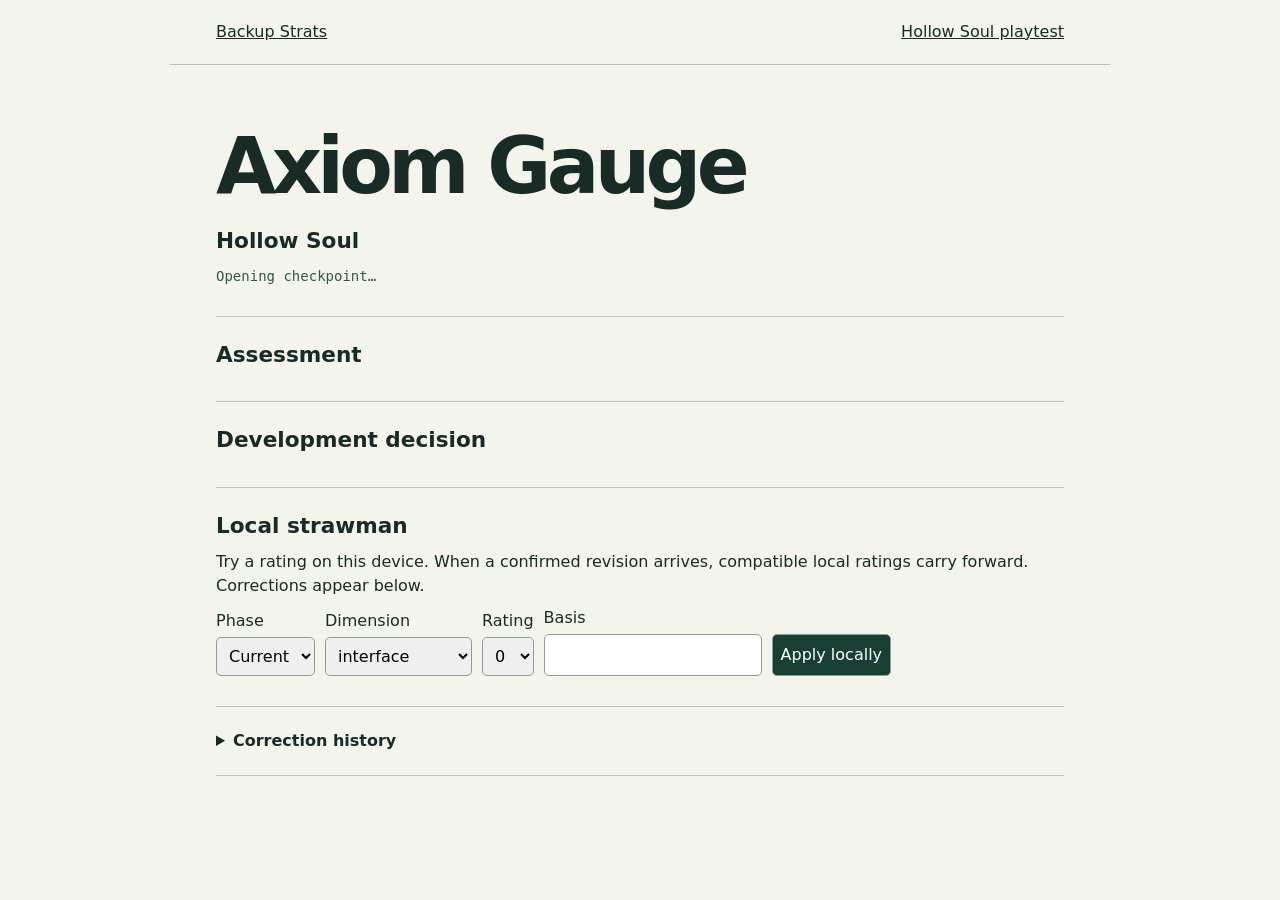
<file: axiom-gauge/index.html>
<!doctype html><html lang="en"><head><meta charset="utf-8"><meta name="viewport" content="width=device-width,initial-scale=1"><meta name="theme-color" content="#102522"><title>Axiom Gauge · Backup Strats</title>
<style>
:root{font:16px/1.5 "Segoe UI",system-ui,sans-serif;color:#182b26;background:#f3f4ec}*{box-sizing:border-box}body{margin:0}header,main{max-width:940px;margin:auto;padding:20px clamp(16px,4vw,46px)}header{display:flex;justify-content:space-between;align-items:center;border-bottom:1px solid #b7c2b6}a{color:inherit}h1{font-size:clamp(40px,8vw,78px);line-height:1;letter-spacing:-.06em;margin:20px 0}h2{font-size:1.35rem;margin:0 0 .35em}p{margin:.5em 0}.hero,.panel,details{padding:22px 0;border-bottom:1px solid #bcc8ba}.status{font:14px/1.6 ui-monospace,monospace;color:#315849}.grid{display:grid;grid-template-columns:repeat(auto-fit,minmax(250px,1fr));gap:16px}.lens{padding:20px;background:#fffef8;border:1px solid #c4cec0;border-radius:8px}.score{font-size:1.4rem;color:#185648}ul{padding-left:20px}li{margin:.5em 0}small{color:#445a4e}form{display:flex;gap:10px;flex-wrap:wrap;align-items:end}label{display:grid;gap:4px}select,input,button{font:inherit;padding:8px;border:1px solid #8c9e92;border-radius:5px}button{background:#193f34;color:white;cursor:pointer}summary{cursor:pointer;font-weight:650}.note{color:#99431d}footer{padding:20px 0}</style></head><body>
<header><a href="https://backupstrats.com/">Backup Strats</a><a href="https://playtest.backupstrats.com/">Hollow Soul playtest</a></header>
<main><section class="hero"><h1>Axiom Gauge</h1><h2 id="program">Hollow Soul</h2><p id="status" class="status" role="status">Opening checkpoint…</p><p id="hardware" class="status"></p></section>
<section class="panel"><h2>Assessment</h2><div class="grid" id="lenses"></div></section>
<section class="panel"><h2>Development decision</h2><p id="decision"></p><p id="next"></p></section>
<section class="panel"><h2>Local strawman</h2><p>Try a rating on this device. When a confirmed revision arrives, compatible local ratings carry forward. Corrections appear below.</p>
<form id="draft"><label>Phase<select id="phase"><option value="timely">Current</option><option value="timeless">Future</option></select></label><label>Dimension<select id="dim"><option>interface</option><option>functionality</option><option>programming</option><option>connectivity</option></select></label><label>Rating<select id="rating"><option>0</option><option>1</option><option>2</option><option>3</option><option>4</option></select></label><label>Basis<input id="basis" required maxlength="500"></label><button>Apply locally</button></form><p id="pending"></p></section>
<details><summary>Correction history</summary><ul id="history"></ul></details><footer><small id="policy"></small></footer></main>
<script src="./model.js"></script><script type="module" src="./ui.mjs"></script></body></html>
</file>
